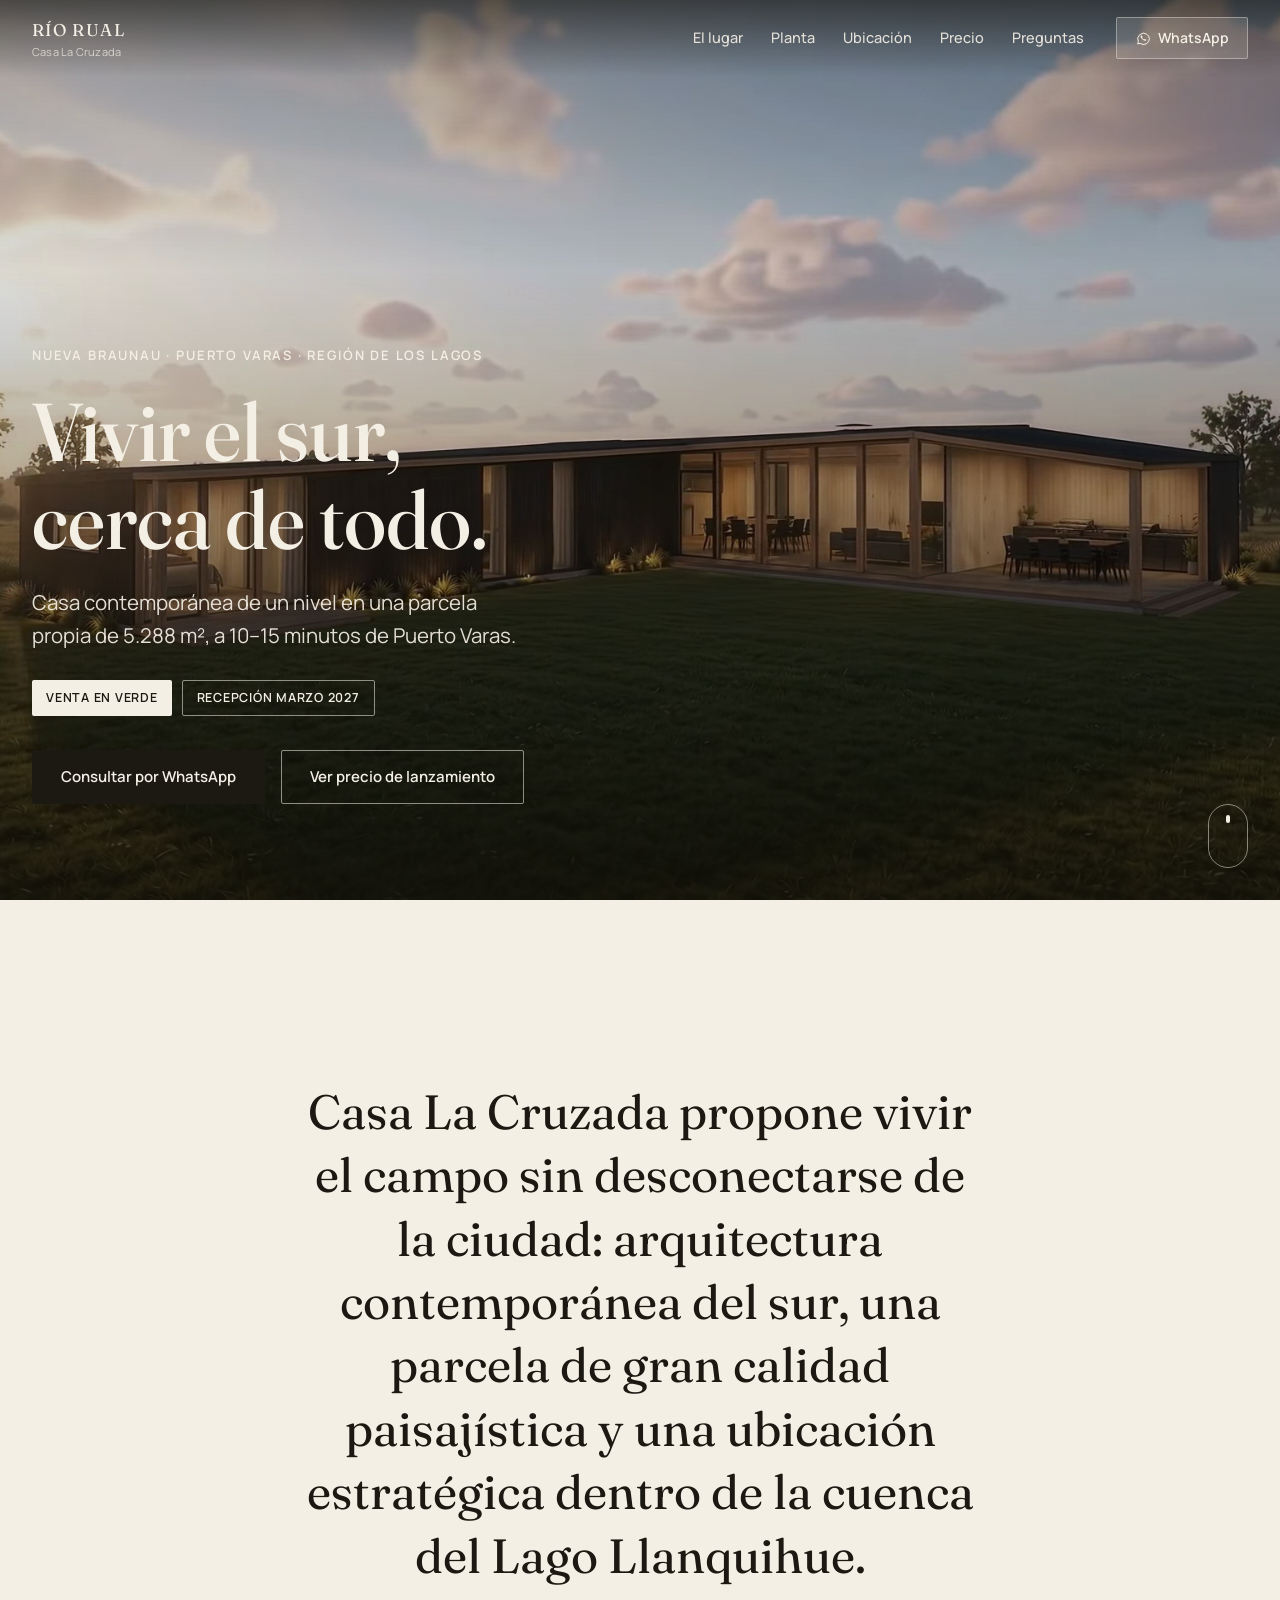
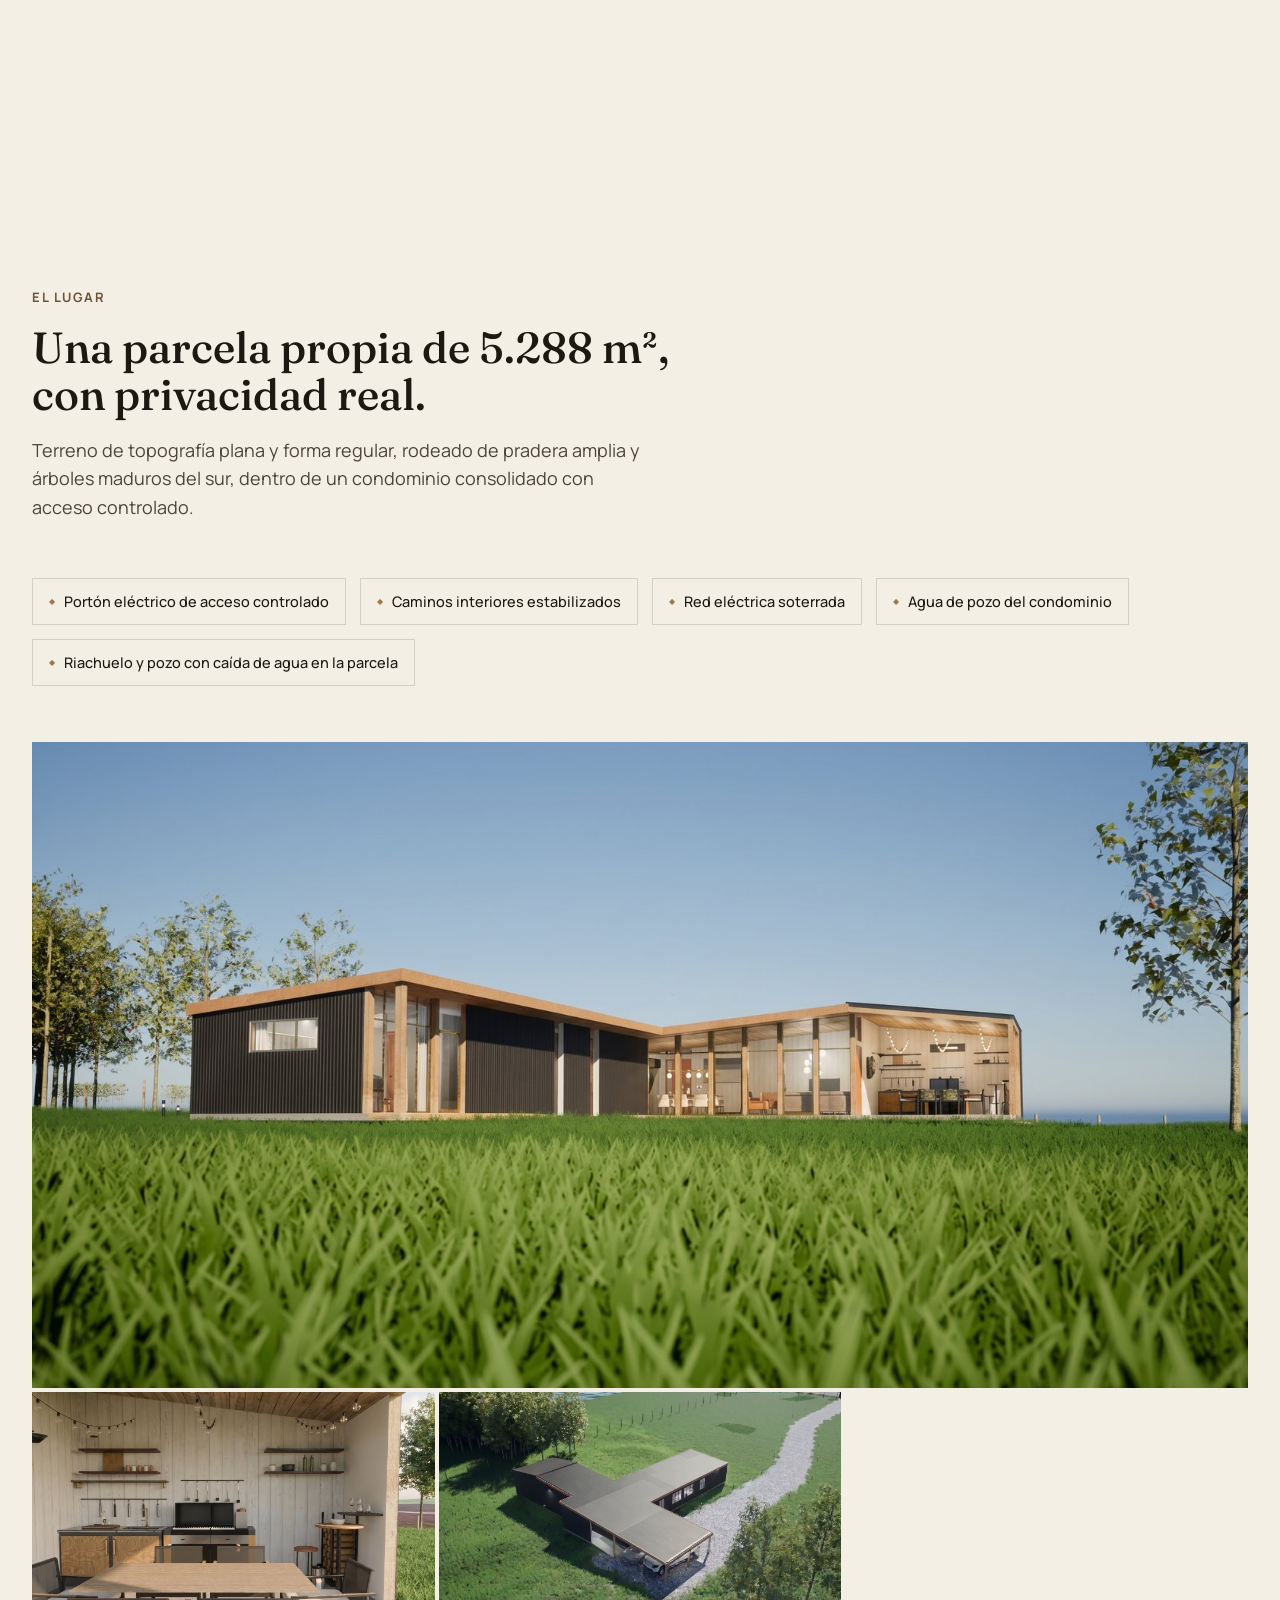
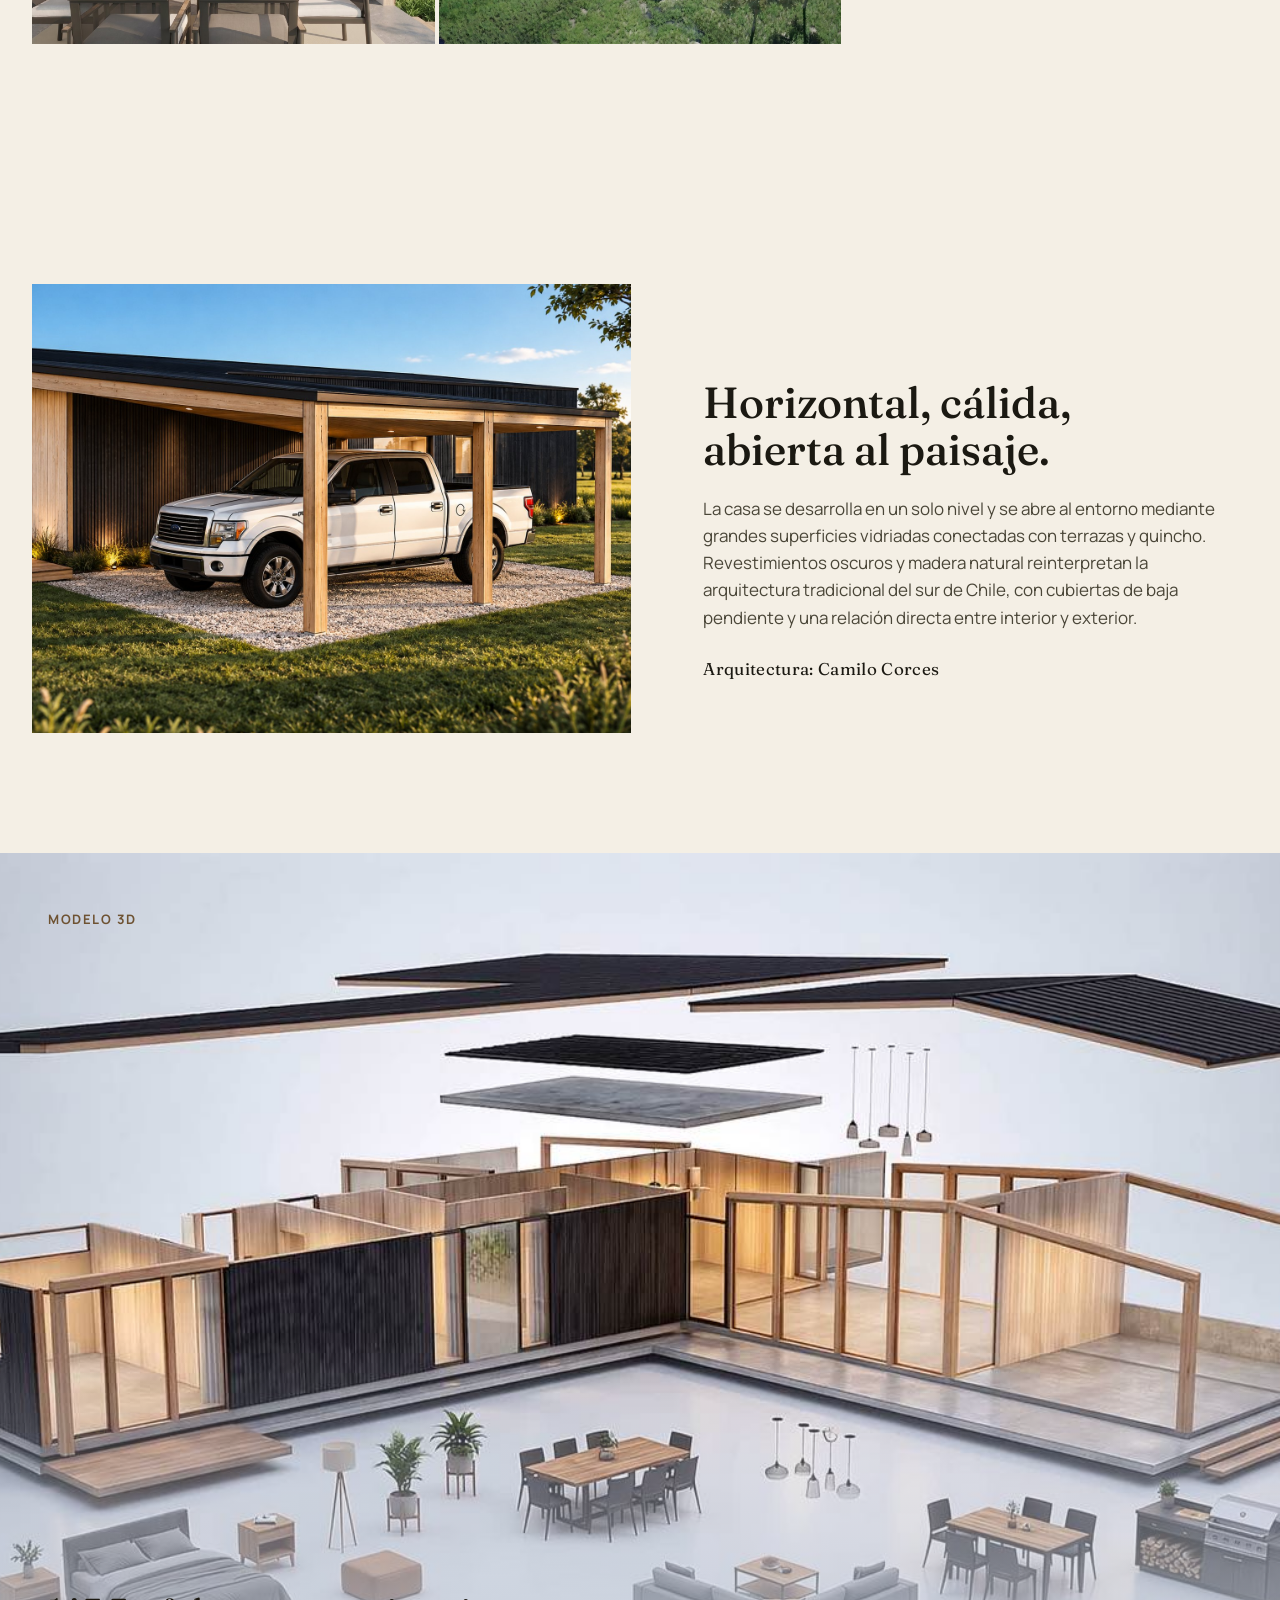
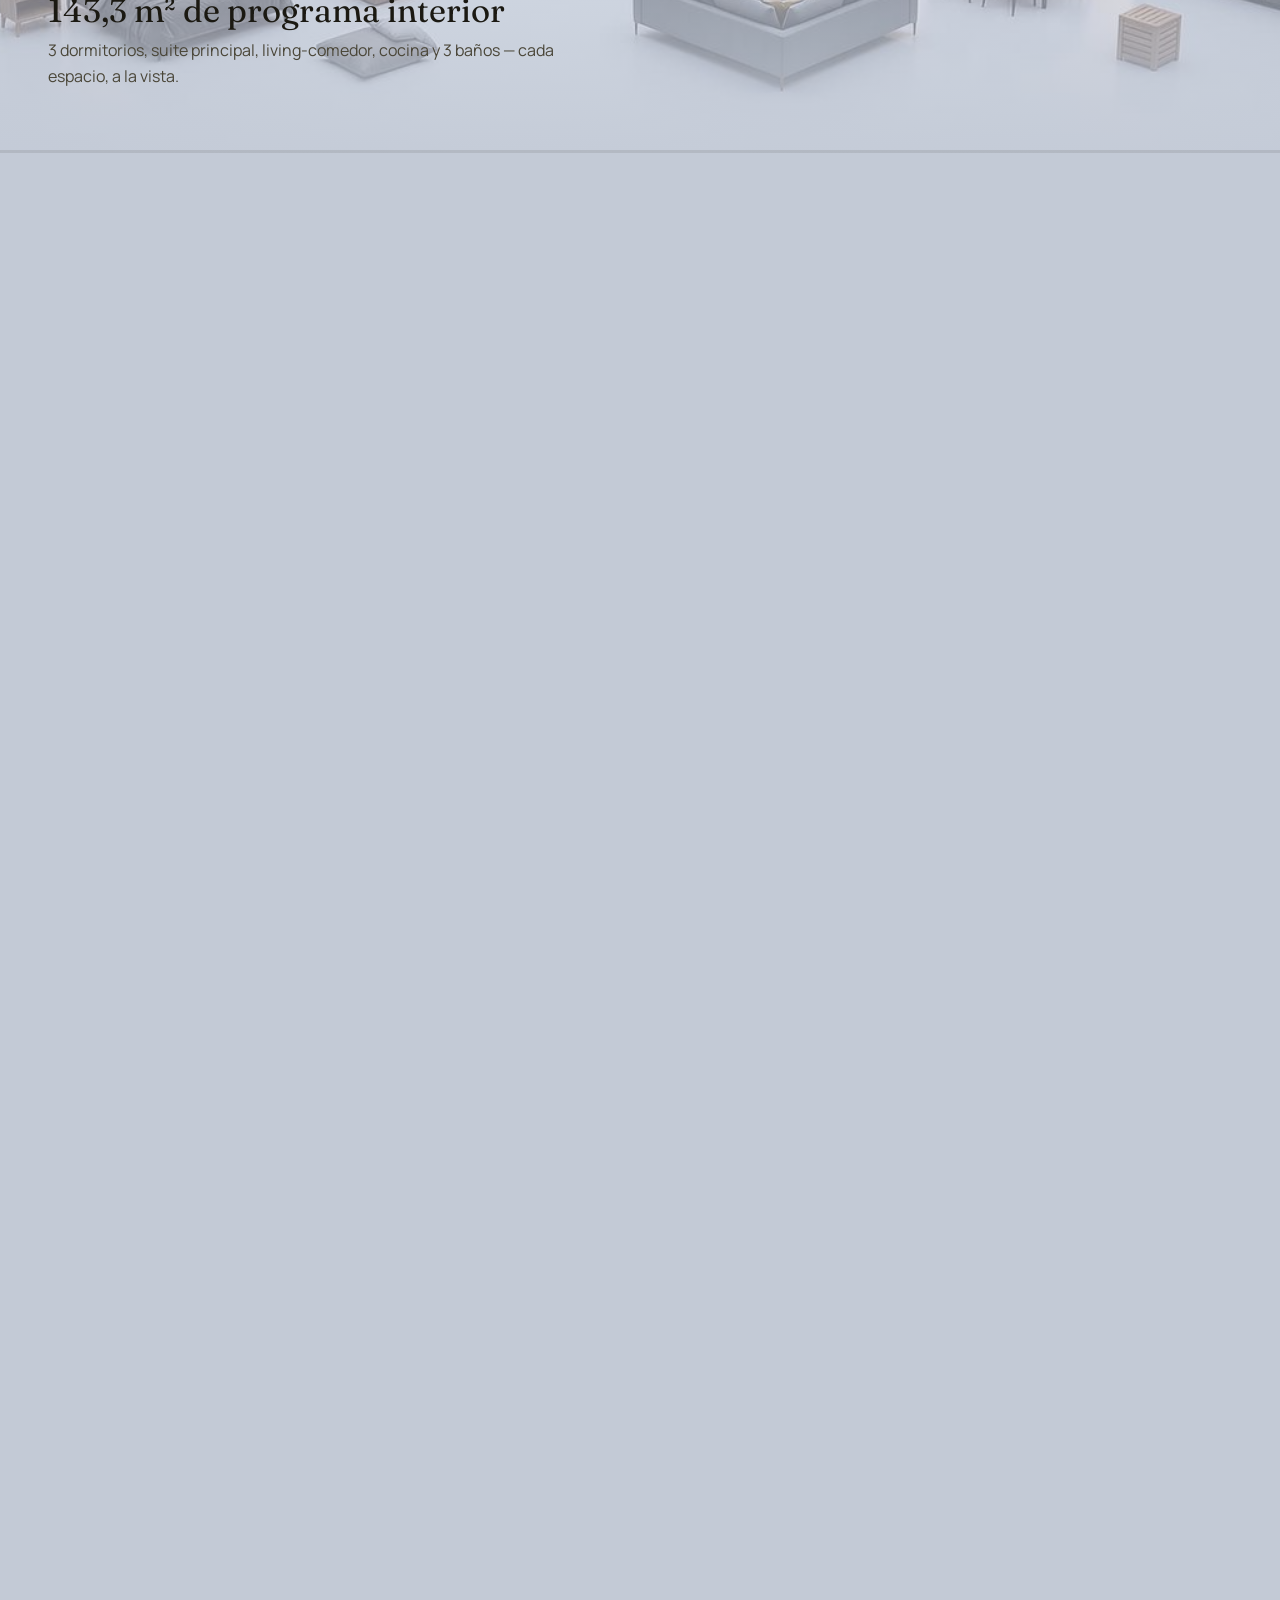
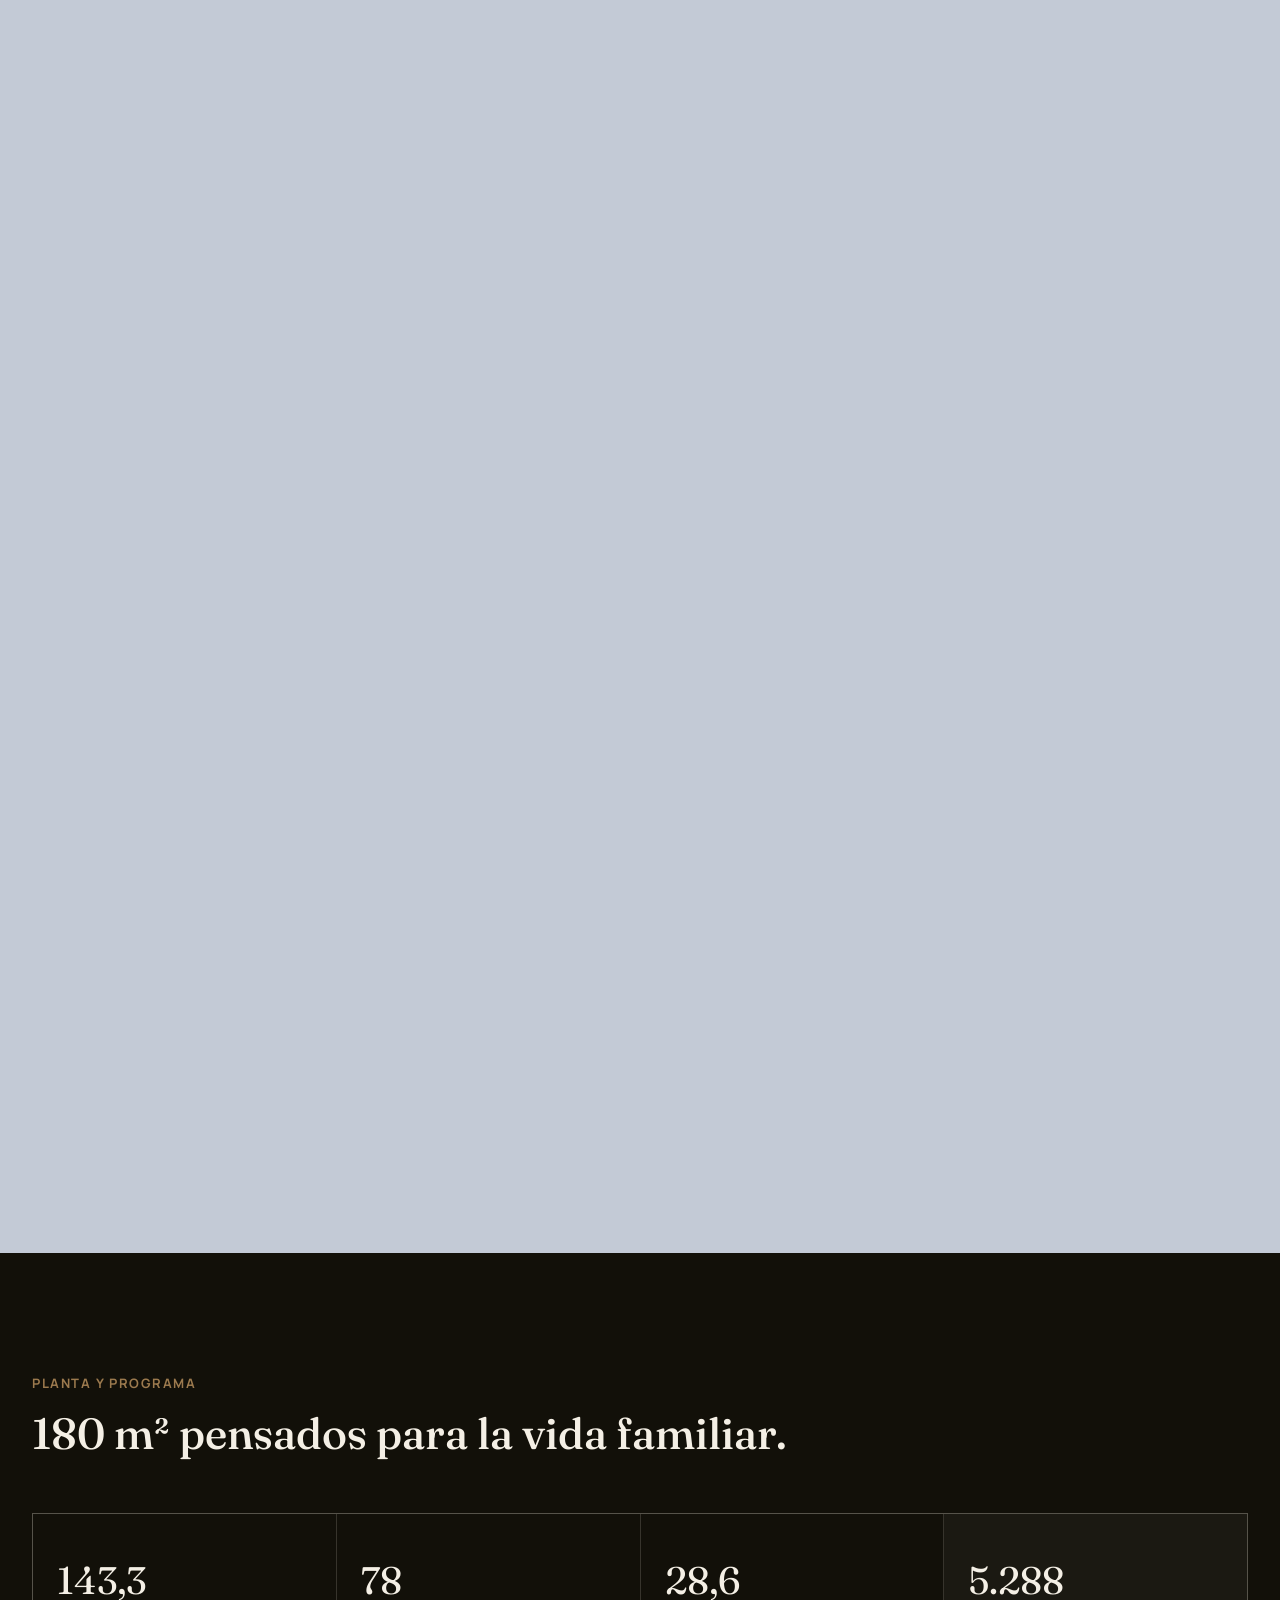
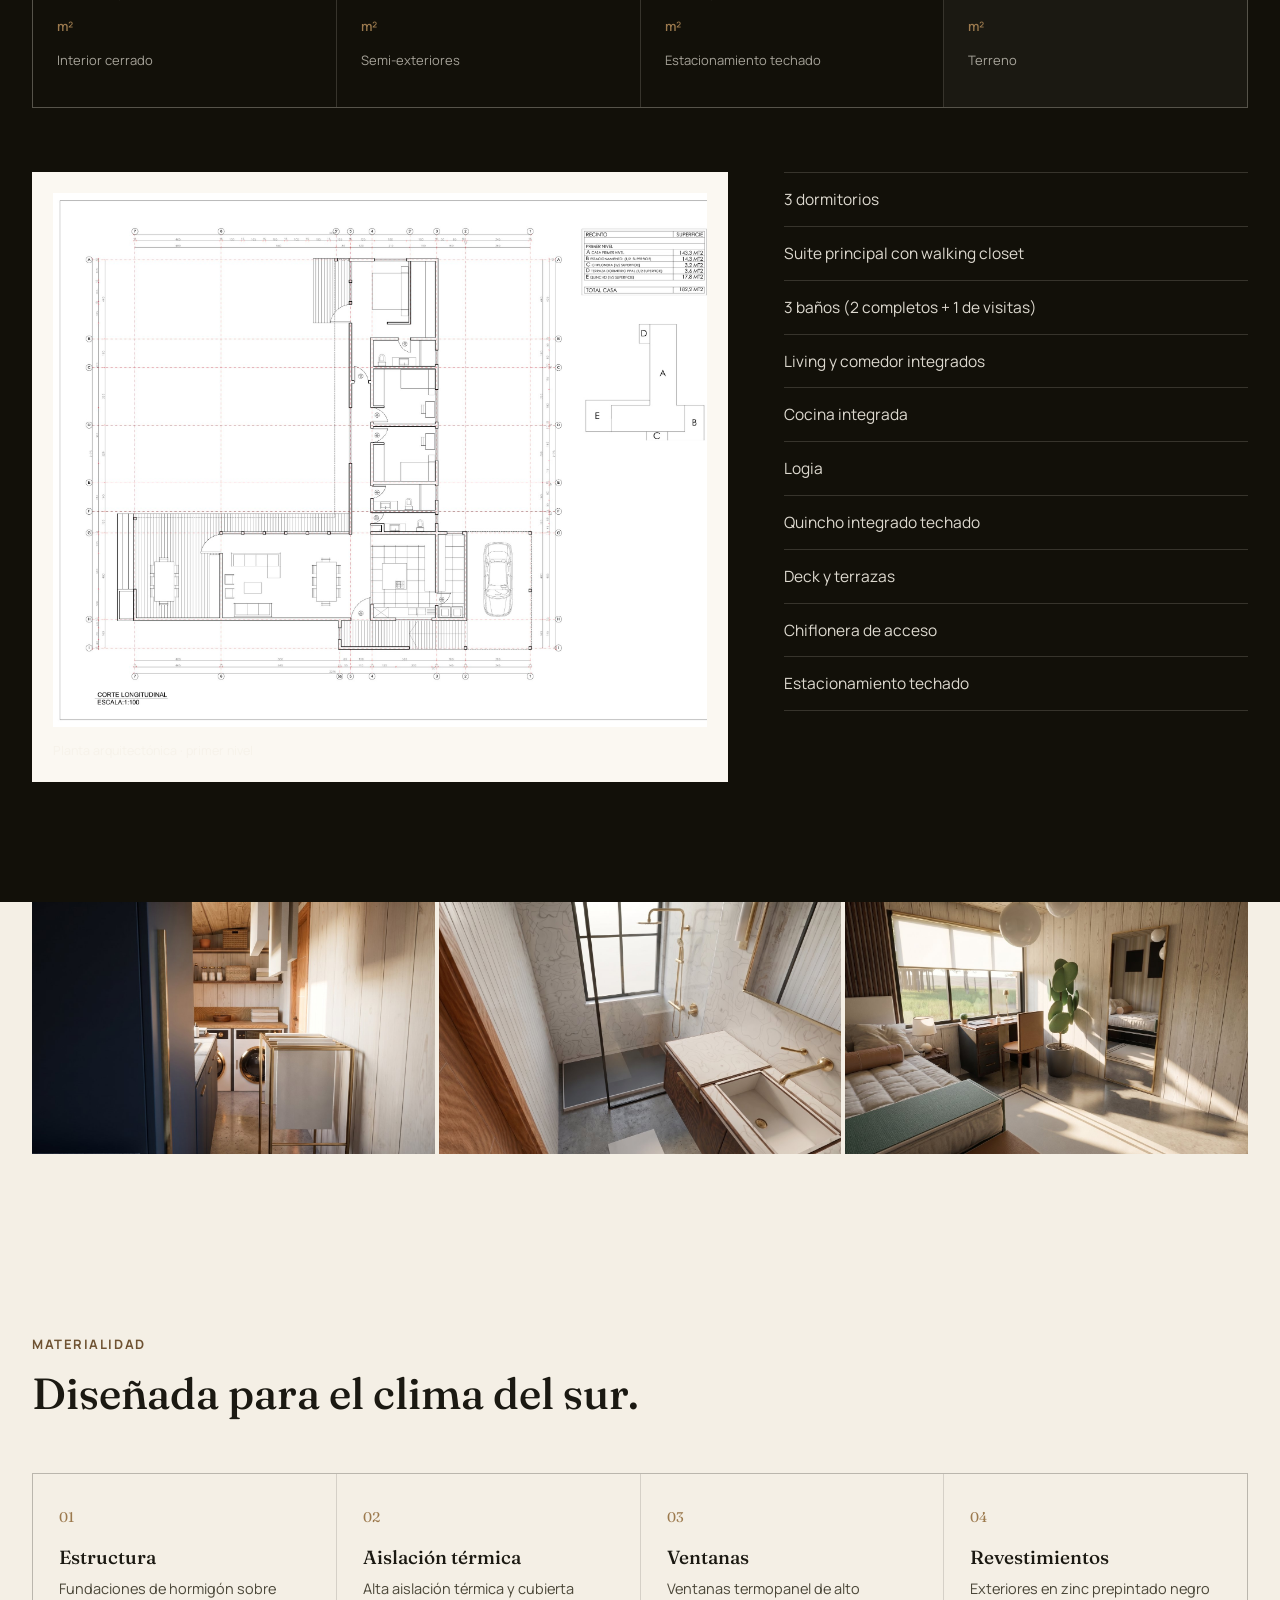
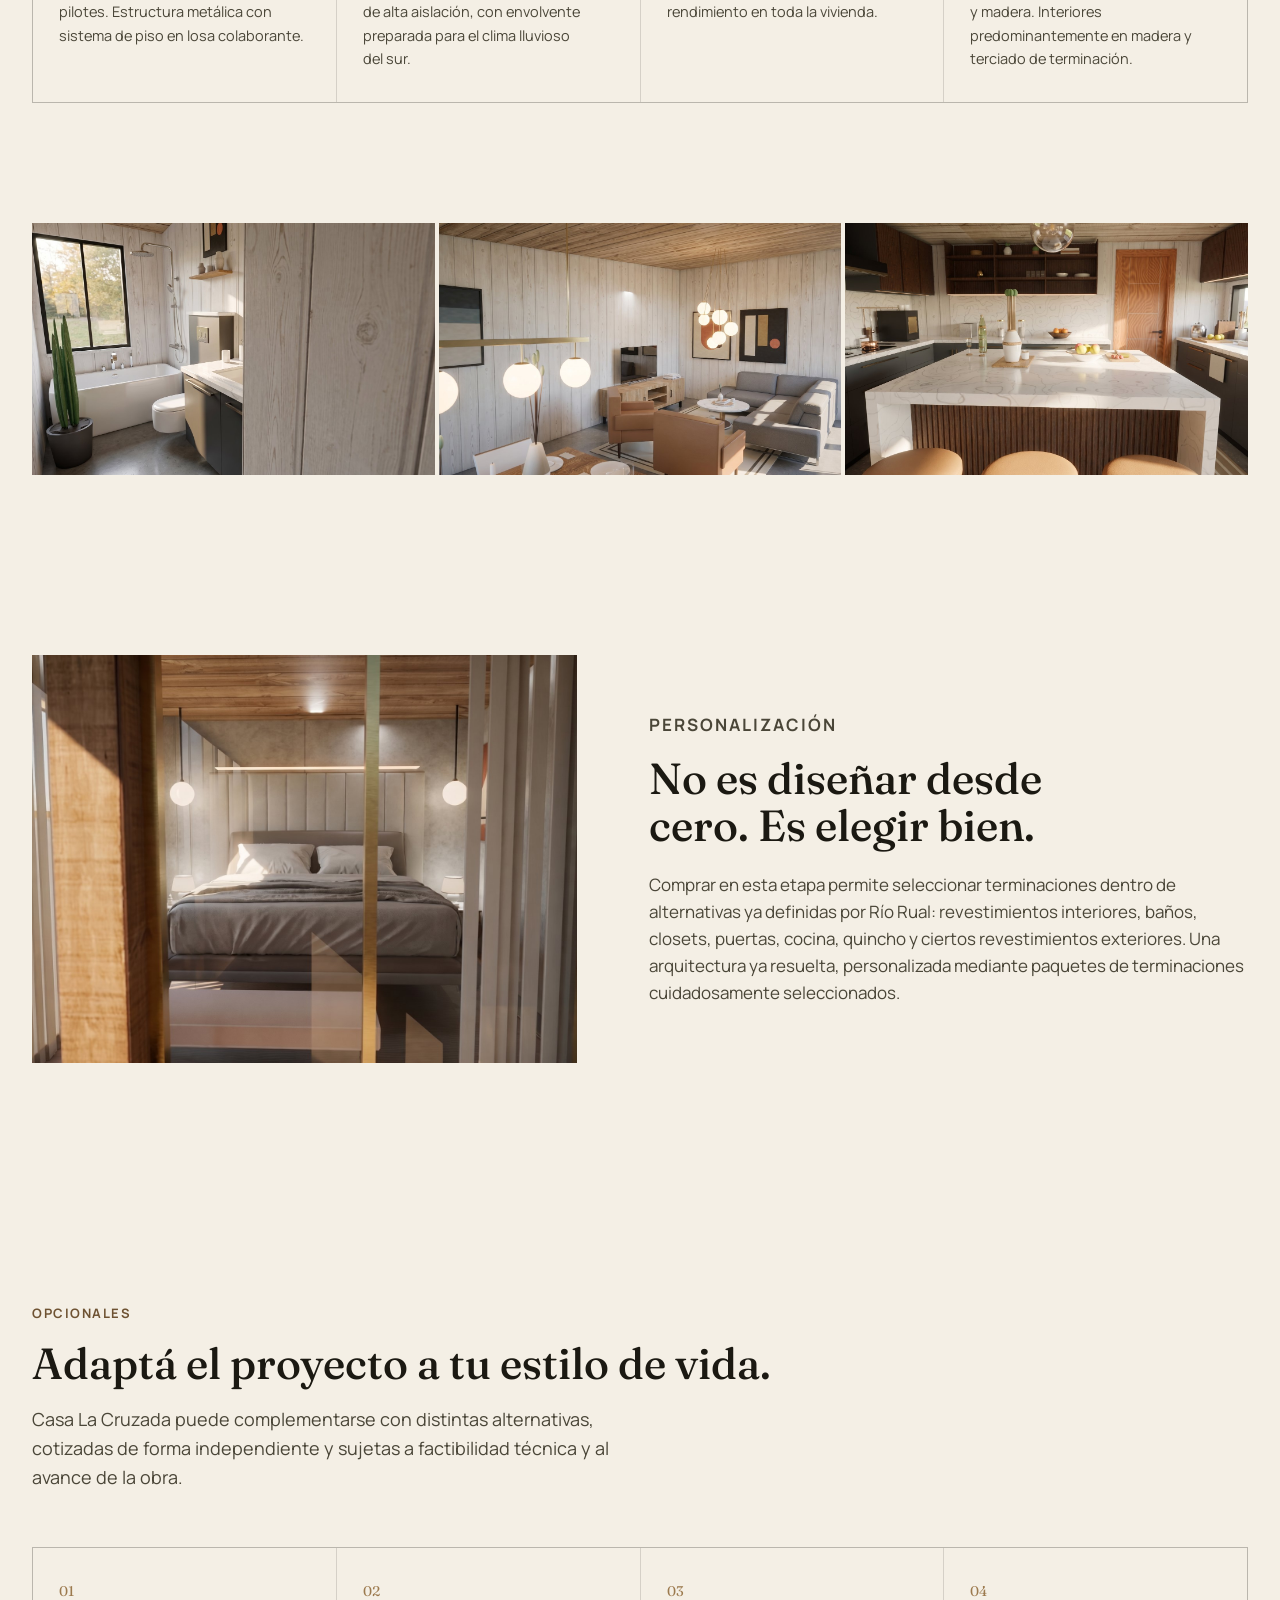
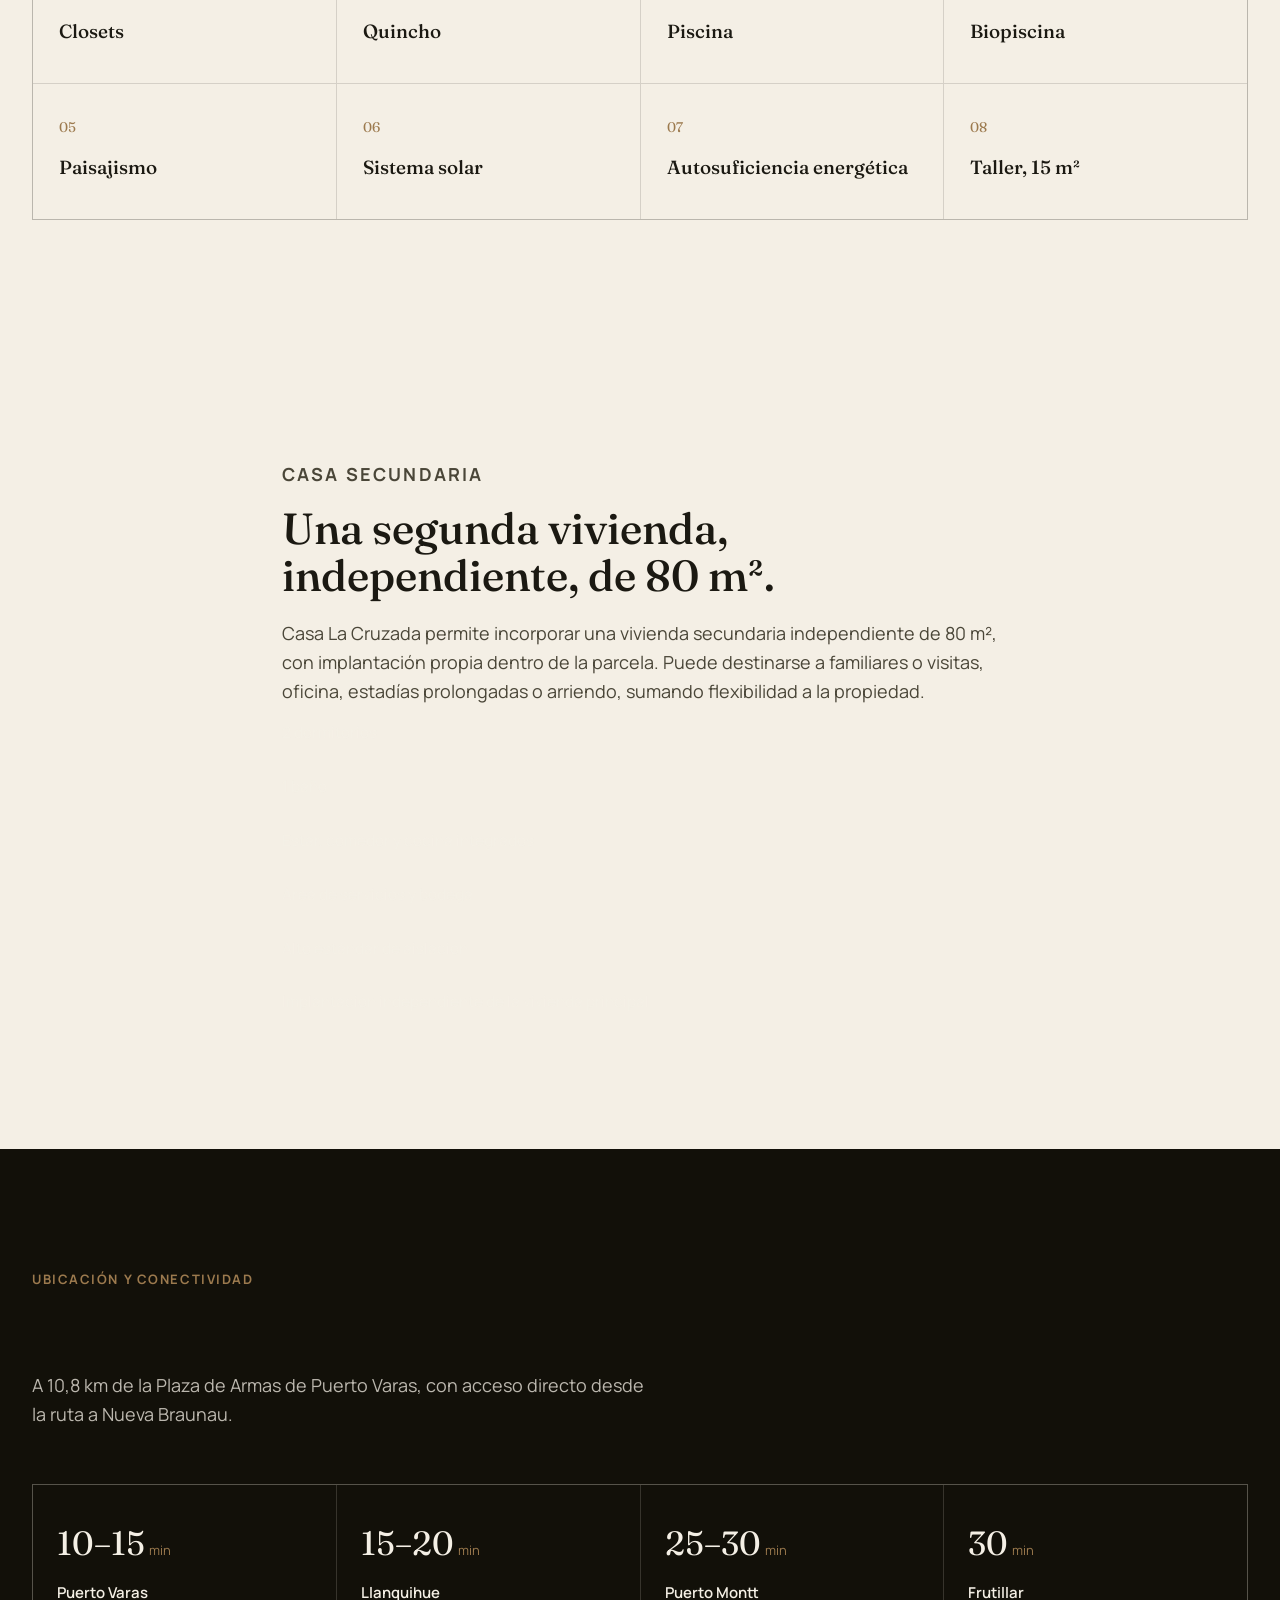
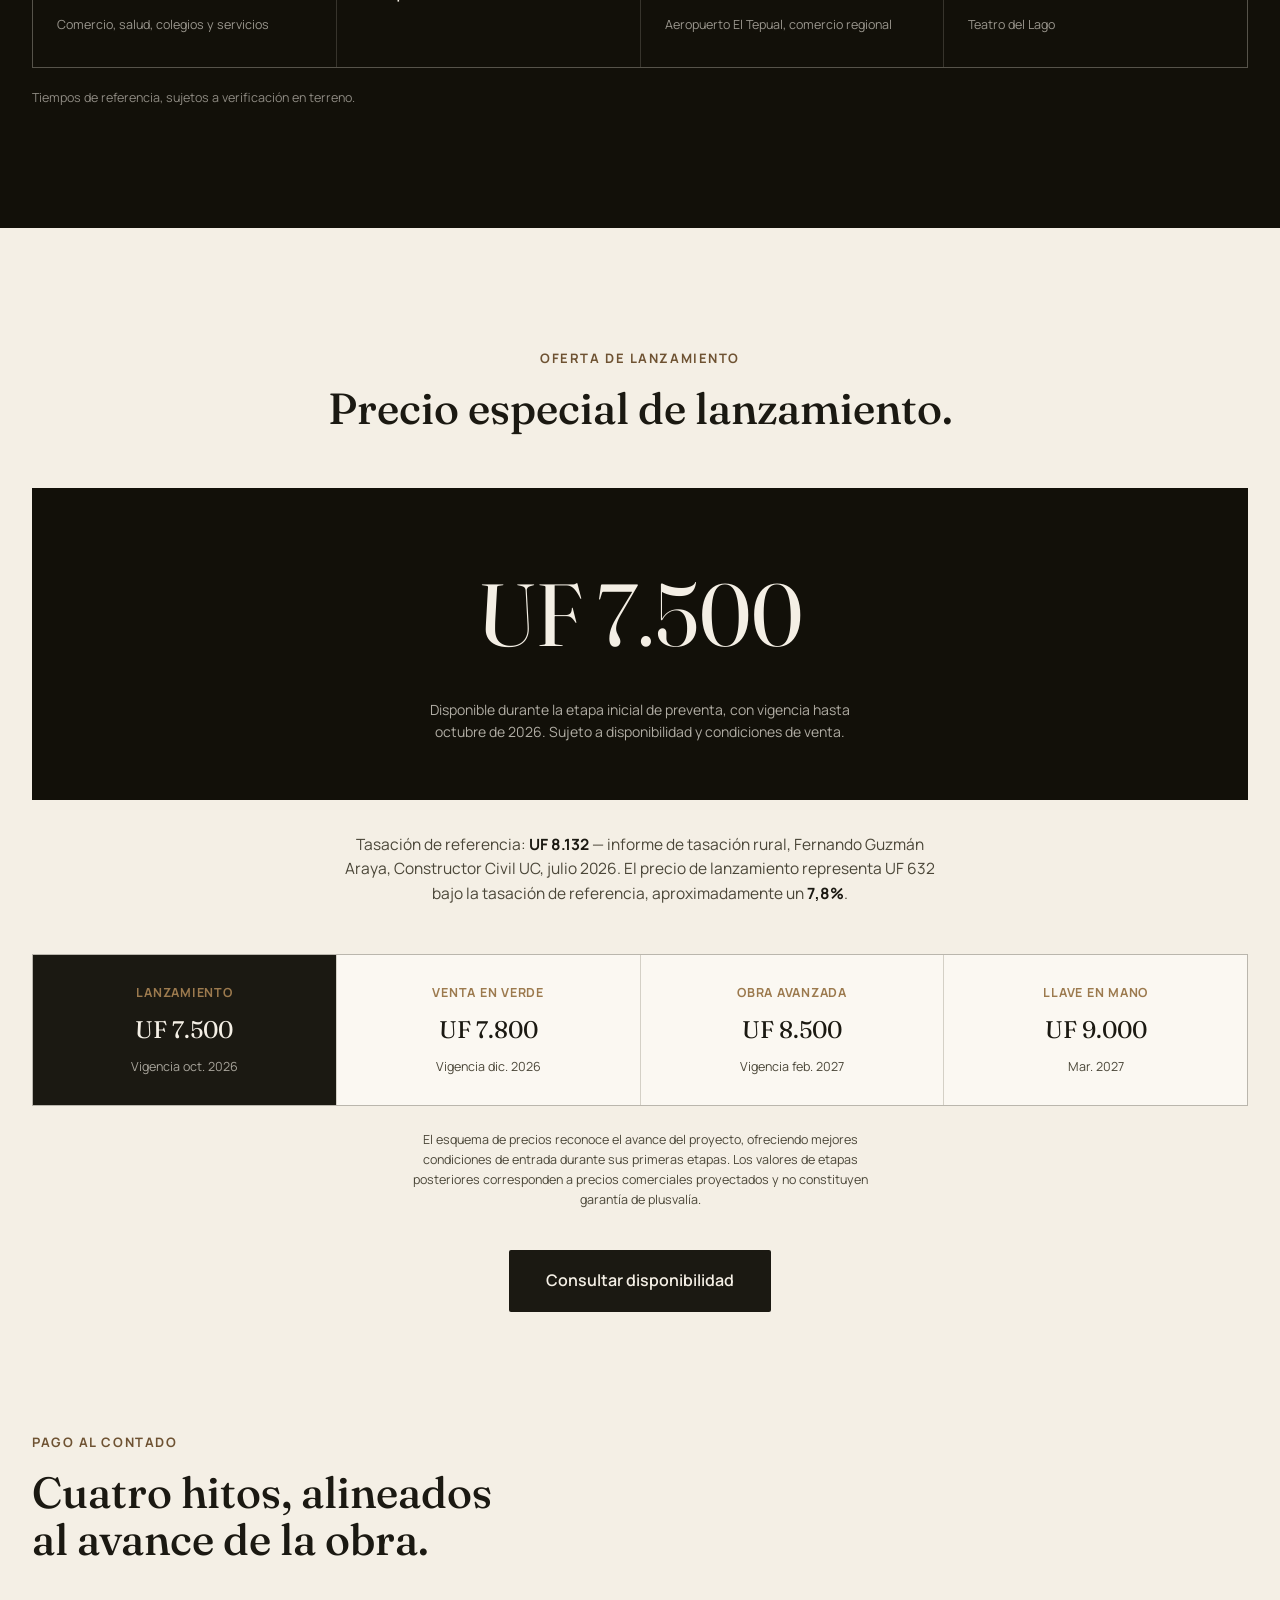
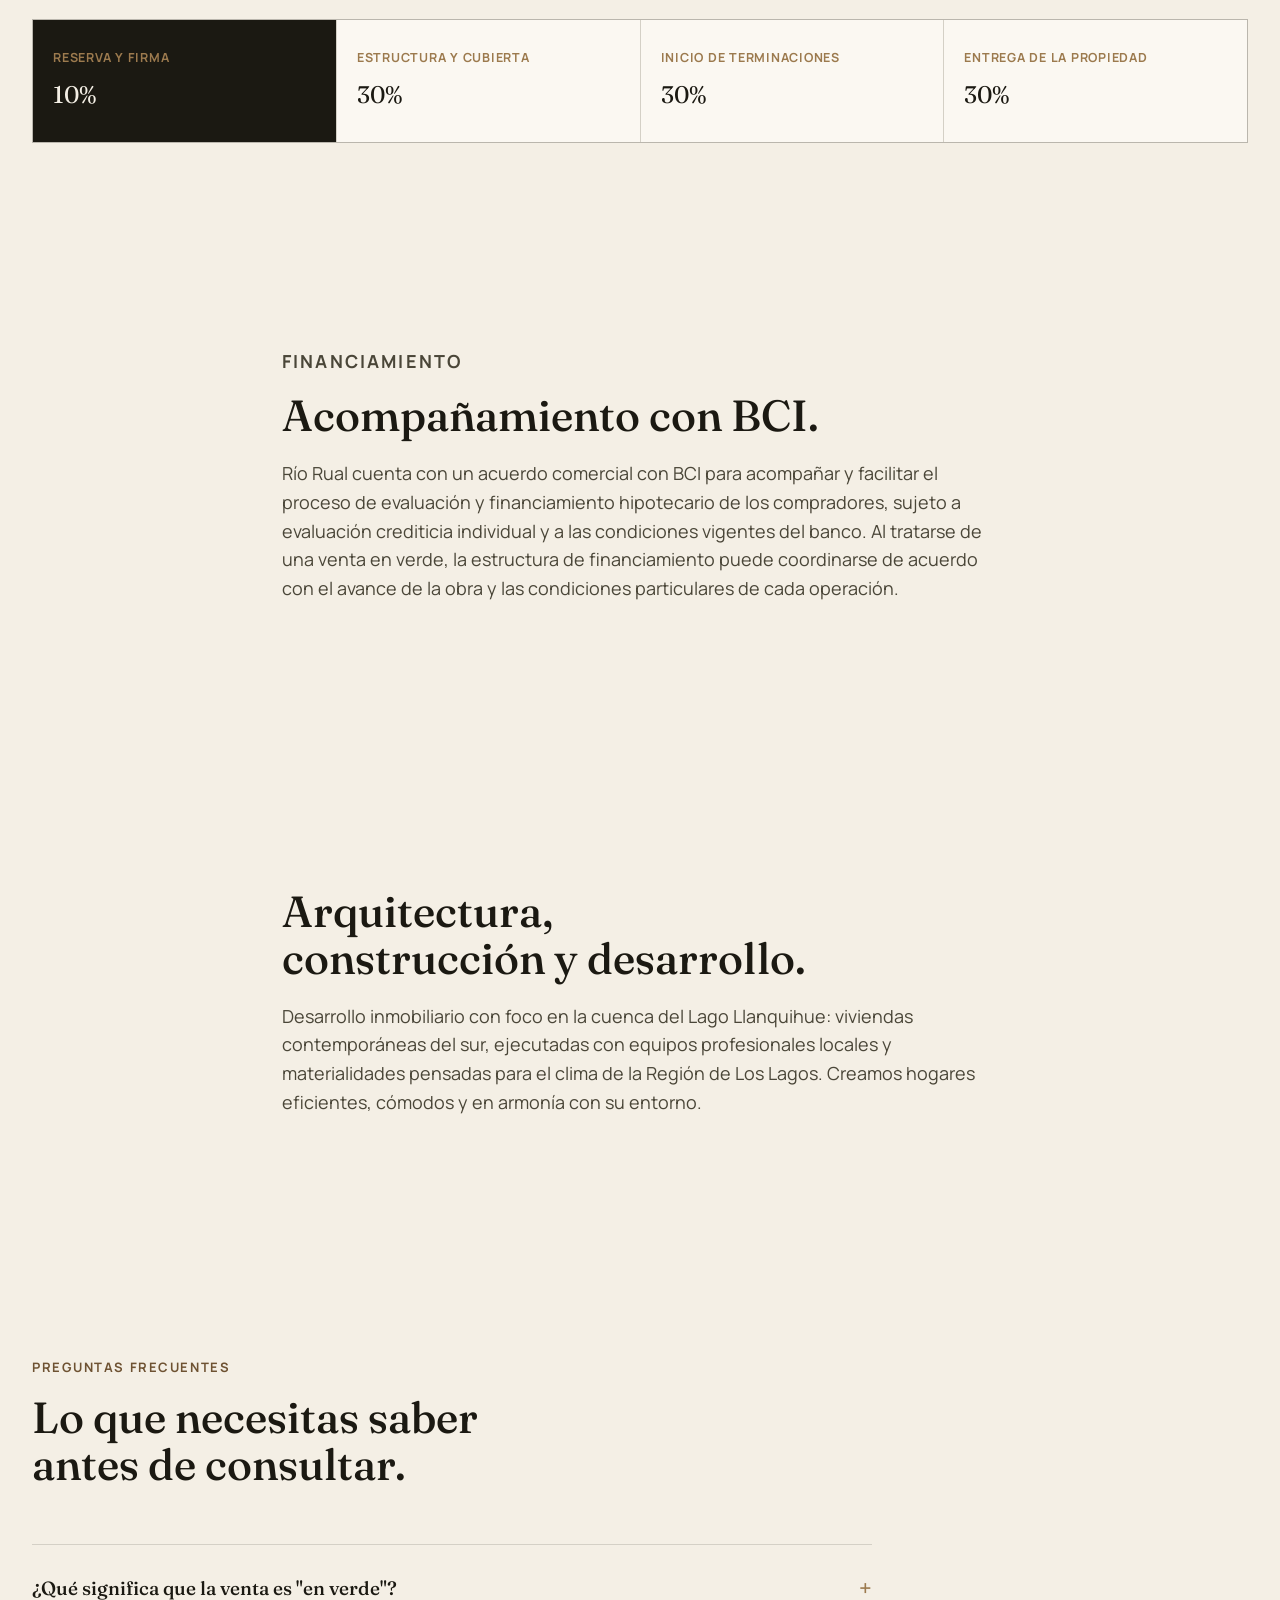
<file: index.html>
<!DOCTYPE html>
<html lang="es-CL">
<head>
<meta charset="UTF-8">
<meta name="viewport" content="width=device-width, initial-scale=1, viewport-fit=cover">
<title>Casa La Cruzada · Puerto Varas — Venta en verde | Río Rual</title>
<meta name="description" content="Casa contemporánea de un nivel en parcela propia de 5.288 m², Nueva Braunau, Puerto Varas. Venta en verde desde UF 7.500, lanzamiento hasta oct. 2026.">
<link rel="canonical" href="https://flesh-studio.github.io/casa-la-cruzada/">

<!-- Open Graph -->
<meta property="og:type" content="website">
<meta property="og:title" content="Casa La Cruzada · Puerto Varas — Venta en verde">
<meta property="og:description" content="Casa contemporánea de un nivel en parcela propia de 5.288 m², a 10–15 min de Puerto Varas. Lanzamiento desde UF 7.500.">
<meta property="og:image" content="https://flesh-studio.github.io/casa-la-cruzada/assets/img/hero.jpg">
<meta property="og:url" content="https://flesh-studio.github.io/casa-la-cruzada/">
<meta property="og:locale" content="es_CL">
<meta name="twitter:card" content="summary_large_image">
<meta name="twitter:title" content="Casa La Cruzada · Puerto Varas — Venta en verde">
<meta name="twitter:description" content="Casa contemporánea de un nivel en parcela propia de 5.288 m², a 10–15 min de Puerto Varas. Lanzamiento desde UF 7.500.">
<meta name="twitter:image" content="https://flesh-studio.github.io/casa-la-cruzada/assets/img/hero.jpg">

<link rel="icon" href="assets/img/favicon.svg" type="image/svg+xml">
<link rel="preconnect" href="https://fonts.googleapis.com">
<link rel="preconnect" href="https://fonts.gstatic.com" crossorigin>
<link href="https://fonts.googleapis.com/css2?family=Fraunces:opsz,wght@9..144,300;9..144,400;9..144,500;9..144,600&family=Manrope:wght@400;500;600;700&display=swap" rel="stylesheet">
<link rel="stylesheet" href="css/styles.css">

<script type="application/ld+json">
{
  "@context": "https://schema.org",
  "@type": "RealEstateListing",
  "name": "Casa La Cruzada",
  "description": "Casa contemporánea de un nivel en parcela propia de 5.288 m², Hacienda La Cruzada, Nueva Braunau, comuna de Puerto Varas.",
  "url": "https://flesh-studio.github.io/casa-la-cruzada/",
  "image": "https://flesh-studio.github.io/casa-la-cruzada/assets/img/hero.jpg",
  "address": {
    "@type": "PostalAddress",
    "addressLocality": "Nueva Braunau, Puerto Varas",
    "addressRegion": "Los Lagos",
    "addressCountry": "CL"
  },
  "offers": {
    "@type": "Offer",
    "priceCurrency": "CLF",
    "price": "7500",
    "availability": "https://schema.org/InStock"
  }
}
</script>
<script type="application/ld+json">
{
  "@context": "https://schema.org",
  "@type": "FAQPage",
  "mainEntity": [
    {
      "@type": "Question",
      "name": "¿Qué significa que la venta es \"en verde\"?",
      "acceptedAnswer": {
        "@type": "Answer",
        "text": "La casa está actualmente en construcción, con obra iniciada en julio de 2026. La compra se realiza sobre planos y renders del proyecto, antes de su recepción final."
      }
    },
    {
      "@type": "Question",
      "name": "¿Cuándo se entrega la vivienda?",
      "acceptedAnswer": {
        "@type": "Answer",
        "text": "La recepción está proyectada para marzo de 2027."
      }
    },
    {
      "@type": "Question",
      "name": "¿Hasta cuándo dura el precio de lanzamiento de UF 7.500?",
      "acceptedAnswer": {
        "@type": "Answer",
        "text": "Está disponible durante la etapa inicial de preventa, con vigencia hasta octubre de 2026, sujeto a disponibilidad y condiciones de venta."
      }
    },
    {
      "@type": "Question",
      "name": "¿Cómo se estructura el pago?",
      "acceptedAnswer": {
        "@type": "Answer",
        "text": "Al contado: 10% de reserva y firma, 30% al avance de estructura y cubierta, 30% al inicio de terminaciones y 30% a la entrega de la propiedad. Río Rual además cuenta con un acuerdo comercial con BCI para acompañar el financiamiento hipotecario, sujeto a evaluación crediticia individual."
      }
    },
    {
      "@type": "Question",
      "name": "¿Puedo elegir las terminaciones de mi casa?",
      "acceptedAnswer": {
        "@type": "Answer",
        "text": "Sí. Comprar en esta etapa permite personalizar revestimientos interiores, baños, closets, puertas, cocina, quincho y ciertos revestimientos exteriores, dentro de alternativas previamente definidas por Río Rual."
      }
    },
    {
      "@type": "Question",
      "name": "¿Qué servicios básicos tiene la parcelación?",
      "acceptedAnswer": {
        "@type": "Answer",
        "text": "El condominio cuenta con acceso controlado mediante portón eléctrico, caminos interiores estabilizados, red eléctrica soterrada y abastecimiento de agua por pozo propio del condominio."
      }
    },
    {
      "@type": "Question",
      "name": "¿Las fotos son reales o renders?",
      "acceptedAnswer": {
        "@type": "Answer",
        "text": "Las imágenes de la vivienda son renders fotorrealistas, fieles a los planos y al modelo 3D del proyecto. Una vez recibida la obra, en marzo de 2027, se realizará una sesión fotográfica y un recorrido virtual 360° de la vivienda terminada."
      }
    },
    {
      "@type": "Question",
      "name": "¿Los precios de las etapas siguientes están garantizados?",
      "acceptedAnswer": {
        "@type": "Answer",
        "text": "No. Los valores de venta en verde posterior, obra avanzada y llave en mano corresponden a precios comerciales proyectados por etapa, no a una garantía de plusvalía."
      }
    },
    {
      "@type": "Question",
      "name": "¿Cómo consulto o agendo una visita a la parcela?",
      "acceptedAnswer": {
        "@type": "Answer",
        "text": "Escríbenos por WhatsApp al +56 9 9895 6549 o al correo casalacruzada@riorual.cl y coordinamos una visita al terreno."
      }
    }
  ]
}
</script>
</head>
<body>

<a class="skip-link" href="#main">Saltar al contenido</a>

<header class="nav" id="nav">
  <div class="nav__inner">
    <a href="#top" class="nav__brand">
      <span class="nav__brand-line1">RÍO RUAL</span>
      <span class="nav__brand-line2">Casa La Cruzada</span>
    </a>
    <nav class="nav__links" aria-label="Navegación principal">
      <a href="#lugar">El lugar</a>
      <a href="#planta">Planta</a>
      <a href="#ubicacion">Ubicación</a>
      <a href="#precio">Precio</a>
      <a href="#faq">Preguntas</a>
    </nav>
    <a class="nav__cta" href="https://wa.me/56998956549?text=Hola%2C%20quiero%20m%C3%A1s%20informaci%C3%B3n%20sobre%20Casa%20La%20Cruzada" target="_blank" rel="noopener">
      <svg width="16" height="16" viewBox="0 0 24 24" fill="none" aria-hidden="true"><path d="M17.6 6.3A8.7 8.7 0 0 0 5 17.4L4 21l3.7-1a8.7 8.7 0 0 0 13.9-6.9 8.7 8.7 0 0 0-4-6.8Z" stroke="currentColor" stroke-width="1.5"/><path d="M9 8.6c.2-.4.4-.4.6-.4h.5c.2 0 .4 0 .5.4l.6 1.6c.1.2 0 .4-.1.5l-.5.6c-.1.2-.1.3 0 .5.3.6 1.5 2 2.7 2.4.2.1.3.1.5 0l.6-.6c.1-.2.3-.2.5-.1l1.5.7c.2.1.3.3.3.5v.5c0 .5-.5 1-1 1-2.6 0-6.6-2.6-7.5-6-.1-.6.1-1.4.3-1.6Z" fill="currentColor"/></svg>
      WhatsApp
    </a>
    <button class="nav__toggle" id="navToggle" aria-label="Abrir menú" aria-expanded="false" aria-controls="mobileMenu">
      <span></span><span></span>
    </button>
  </div>

  <div class="mobile-menu" id="mobileMenu">
    <nav class="mobile-menu__links" aria-label="Navegación móvil">
      <a href="#lugar">El lugar</a>
      <a href="#planta">Planta</a>
      <a href="#ubicacion">Ubicación</a>
      <a href="#precio">Precio</a>
      <a href="#faq">Preguntas</a>
      <a href="#contacto">Contacto</a>
    </nav>
    <a class="mobile-menu__cta" href="https://wa.me/56998956549?text=Hola%2C%20quiero%20m%C3%A1s%20informaci%C3%B3n%20sobre%20Casa%20La%20Cruzada" target="_blank" rel="noopener">Consultar por WhatsApp</a>
  </div>
</header>

<main id="main">

  <!-- HERO -->
  <section class="hero" id="top">
    <div class="hero__media">
      <video class="hero__video" id="heroVideo" autoplay muted loop playsinline preload="auto" poster="assets/img/hero-poster.jpg" aria-hidden="true">
        <source media="(max-width: 720px)" src="assets/video/hero-sm.webm" type="video/webm">
        <source media="(max-width: 720px)" src="assets/video/hero-sm.mp4" type="video/mp4">
        <source src="assets/video/hero.webm" type="video/webm">
        <source src="assets/video/hero.mp4" type="video/mp4">
        <img src="assets/img/hero.jpg" alt="Casa La Cruzada al atardecer, vista aérea integrada al paisaje de Nueva Braunau, Puerto Varas" width="1870" height="841" fetchpriority="high">
      </video>
    </div>
    <div class="hero__scrim"></div>
    <div class="hero__content">
      <p class="eyebrow reveal-up">Nueva Braunau · Puerto Varas · Región de Los Lagos</p>
      <h1 class="hero__title reveal-up" data-delay="1">Vivir el sur,<br>cerca de todo.</h1>
      <p class="hero__subtitle reveal-up" data-delay="2">Casa contemporánea de un nivel en una parcela propia de 5.288&nbsp;m², a 10–15 minutos de Puerto Varas.</p>
      <div class="hero__badges reveal-up" data-delay="3">
        <span class="badge">Venta en verde</span>
        <span class="badge badge--outline">Recepción marzo 2027</span>
      </div>
      <div class="hero__actions reveal-up" data-delay="4">
        <a class="btn btn--primary" href="https://wa.me/56998956549?text=Hola%2C%20quiero%20m%C3%A1s%20informaci%C3%B3n%20sobre%20Casa%20La%20Cruzada" target="_blank" rel="noopener">Consultar por WhatsApp</a>
        <a class="btn btn--ghost" href="#precio">Ver precio de lanzamiento</a>
      </div>
    </div>
    <a href="#concepto" class="hero__scroll" aria-label="Bajar a la siguiente sección">
      <span></span>
    </a>
  </section>

  <!-- TAGLINE REVEAL -->
  <section class="tagline" id="concepto">
    <p class="tagline__text" data-word-reveal>Casa La Cruzada propone vivir el campo sin desconectarse de la ciudad: arquitectura contemporánea del sur, una parcela de gran calidad paisajística y una ubicación estratégica dentro de la cuenca del Lago Llanquihue.</p>
  </section>

  <!-- EL LUGAR -->
  <section class="section" id="lugar">
    <div class="section__head">
      <p class="kicker reveal-up">El lugar</p>
      <h2 class="reveal-up" data-delay="1">Una parcela propia de 5.288&nbsp;m²,<br>con privacidad real.</h2>
      <p class="section__lede reveal-up" data-delay="2">Terreno de topografía plana y forma regular, rodeado de pradera amplia y árboles maduros del sur, dentro de un condominio consolidado con acceso controlado.</p>
    </div>

    <div class="fact-strip reveal-up">
      <div class="fact"><span class="fact__icon" aria-hidden="true">◆</span>Portón eléctrico de acceso controlado</div>
      <div class="fact"><span class="fact__icon" aria-hidden="true">◆</span>Caminos interiores estabilizados</div>
      <div class="fact"><span class="fact__icon" aria-hidden="true">◆</span>Red eléctrica soterrada</div>
      <div class="fact"><span class="fact__icon" aria-hidden="true">◆</span>Agua de pozo del condominio</div>
      <div class="fact"><span class="fact__icon" aria-hidden="true">◆</span>Riachuelo y pozo con caída de agua en la parcela</div>
    </div>

    <div class="gallery">
      <figure class="gallery__item gallery__item--wide reveal-up">
        <img src="assets/img/gal-atardecer.jpg" loading="lazy" alt="Vista general de Casa La Cruzada, integrada al paisaje de la parcela" width="1600" height="850">
        <figcaption>Render fotorrealista · fiel a planos y modelo del proyecto</figcaption>
      </figure>
      <figure class="gallery__item reveal-up">
        <img src="assets/img/gal-terraza.jpg" loading="lazy" alt="Quincho integrado y techado, con parrilla y mesa exterior" width="1400" height="875">
        <figcaption>Quincho integrado y techado</figcaption>
      </figure>
      <figure class="gallery__item reveal-up">
        <img src="assets/img/gal-ingreso.jpg" loading="lazy" alt="Vista aérea del acceso, carport y estacionamiento de Casa La Cruzada" width="1400" height="875">
        <figcaption>Acceso y carport, vista aérea</figcaption>
      </figure>
    </div>
  </section>

  <!-- ARQUITECTURA -->
  <section class="section section--split">
    <div class="split__media reveal-up">
      <img src="assets/img/gal-carport.jpg" loading="lazy" alt="Carport y pérgola de madera de Casa La Cruzada al atardecer" width="1426" height="1103">
    </div>
    <div class="split__text">
      <p class="kicker reveal-up">Arquitectura</p>
      <h2 class="reveal-up" data-delay="1">Horizontal, cálida, abierta al paisaje.</h2>
      <p class="reveal-up" data-delay="2">La casa se desarrolla en un solo nivel y se abre al entorno mediante grandes superficies vidriadas conectadas con terrazas y quincho. Revestimientos oscuros y madera natural reinterpretan la arquitectura tradicional del sur de Chile, con cubiertas de baja pendiente y una relación directa entre interior y exterior.</p>
      <p class="architect-credit reveal-up" data-delay="3">Arquitectura: Camilo Corces</p>
    </div>
  </section>

  <!-- MODELO 3D — DESPIECE CONSTRUCTIVO (scroll-scrubbing) -->
  <section class="explode" id="despiece" aria-label="Recorrido 3D: del despiece constructivo a la casa terminada, capa por capa">
    <div class="explode__sticky">
      <canvas class="explode__canvas" id="explodeCanvas" width="1280" height="720" aria-hidden="true"></canvas>

      <div class="explode__loader" id="explodeLoader">
        <span class="explode__spinner" aria-hidden="true"></span>
        <span>Cargando modelo 3D…</span>
      </div>

      <div class="explode__scrim" aria-hidden="true"></div>

      <p class="explode__eyebrow">Modelo 3D</p>

      <div class="explode__caption is-active" data-stage="0">
        <h3>143,3&nbsp;m² de programa interior</h3>
        <p>3 dormitorios, suite principal, living-comedor, cocina y 3 baños — cada espacio, a la vista.</p>
      </div>
      <div class="explode__caption" data-stage="1">
        <h3>Muros, ventanas y cerramientos</h3>
        <p>Cada elemento constructivo se despliega de forma independiente, fiel al modelo del proyecto.</p>
      </div>
      <div class="explode__caption" data-stage="2">
        <h3>Cubierta y estructura, en capas</h3>
        <p>El techo desciende y se ensambla nivel por nivel, hasta cerrar cada plano de la cubierta.</p>
      </div>
      <div class="explode__caption" data-stage="3">
        <h3>Así es Casa La Cruzada, terminada.</h3>
      </div>

      <div class="explode__progress" aria-hidden="true"><span class="explode__progress-bar" id="explodeProgressBar"></span></div>
    </div>
  </section>

  <!-- PLANTA Y PROGRAMA -->
  <section class="section section--dark" id="planta">
    <div class="section__head">
      <p class="kicker reveal-up">Planta y programa</p>
      <h2 class="reveal-up" data-delay="1">180&nbsp;m² pensados para la vida familiar.</h2>
    </div>

    <div class="stats reveal-up">
      <div class="stat">
        <span class="stat__num">143,3</span>
        <span class="stat__unit">m²</span>
        <span class="stat__label">Interior cerrado</span>
      </div>
      <div class="stat">
        <span class="stat__num">78</span>
        <span class="stat__unit">m²</span>
        <span class="stat__label">Semi-exteriores</span>
      </div>
      <div class="stat">
        <span class="stat__num">28,6</span>
        <span class="stat__unit">m²</span>
        <span class="stat__label">Estacionamiento techado</span>
      </div>
      <div class="stat stat--accent">
        <span class="stat__num">5.288</span>
        <span class="stat__unit">m²</span>
        <span class="stat__label">Terreno</span>
      </div>
    </div>

    <div class="plan-grid">
      <figure class="plan-grid__image reveal-up">
        <img src="assets/img/floor-plan.jpg" loading="lazy" alt="Planta arquitectónica de Casa La Cruzada, primer nivel" width="2200" height="1798">
        <figcaption>Planta arquitectónica · primer nivel</figcaption>
      </figure>
      <ul class="programa reveal-up">
        <li>3 dormitorios</li>
        <li>Suite principal con walking closet</li>
        <li>3 baños (2 completos + 1 de visitas)</li>
        <li>Living y comedor integrados</li>
        <li>Cocina integrada</li>
        <li>Logia</li>
        <li>Quincho integrado techado</li>
        <li>Deck y terrazas</li>
        <li>Chiflonera de acceso</li>
        <li>Estacionamiento techado</li>
      </ul>
    </div>
  </section>

  <!-- DORMITORIOS Y BAÑOS -->
  <section class="section section--tight">
    <div class="gallery">
      <figure class="gallery__item reveal-up">
        <img src="assets/img/gal-logia.jpg" loading="lazy" alt="Logia de Casa La Cruzada, con lavadora y secadora" width="1400" height="875">
        <figcaption>Logia integrada</figcaption>
      </figure>
      <figure class="gallery__item reveal-up">
        <img src="assets/img/gal-dormitorio2.jpg" loading="lazy" alt="Dormitorio secundario de Casa La Cruzada, con vista al parque" width="1400" height="875">
        <figcaption>Dormitorio secundario</figcaption>
      </figure>
      <figure class="gallery__item reveal-up">
        <img src="assets/img/gal-bano.jpg" loading="lazy" alt="Baño de Casa La Cruzada, con doble vanitorio y ducha" width="1400" height="875">
        <figcaption>Baño, con doble vanitorio</figcaption>
      </figure>
    </div>
  </section>

  <!-- DISEÑADA PARA EL SUR -->
  <section class="section">
    <div class="section__head">
      <p class="kicker reveal-up">Materialidad</p>
      <h2 class="reveal-up" data-delay="1">Diseñada para el clima del sur.</h2>
    </div>
    <div class="cards">
      <div class="card reveal-up">
        <span class="card__num">01</span>
        <h3>Estructura</h3>
        <p>Fundaciones de hormigón sobre pilotes. Estructura metálica con sistema de piso en losa colaborante.</p>
      </div>
      <div class="card reveal-up">
        <span class="card__num">02</span>
        <h3>Aislación térmica</h3>
        <p>Alta aislación térmica y cubierta de alta aislación, con envolvente preparada para el clima lluvioso del sur.</p>
      </div>
      <div class="card reveal-up">
        <span class="card__num">03</span>
        <h3>Ventanas</h3>
        <p>Ventanas termopanel de alto rendimiento en toda la vivienda.</p>
      </div>
      <div class="card reveal-up">
        <span class="card__num">04</span>
        <h3>Revestimientos</h3>
        <p>Exteriores en zinc prepintado negro y madera. Interiores predominantemente en madera y terciado de terminación.</p>
      </div>
    </div>
  </section>

  <!-- INTERIOR STRIP -->
  <section class="section section--tight">
    <div class="gallery">
      <figure class="gallery__item reveal-up">
        <img src="assets/img/gal-corredor.jpg" loading="lazy" alt="Baño principal de Casa La Cruzada, con tina exenta y ventana al parque" width="1400" height="875">
        <figcaption>Baño principal, con tina exenta</figcaption>
      </figure>
      <figure class="gallery__item reveal-up">
        <img src="assets/img/gal-living.jpg" loading="lazy" alt="Espacio interior de Casa La Cruzada con cielo de madera y luz natural" width="1400" height="875">
        <figcaption>Living, render referencial</figcaption>
      </figure>
      <figure class="gallery__item reveal-up">
        <img src="assets/img/gal-cocina.jpg" loading="lazy" alt="Cocina integrada de Casa La Cruzada con isla y comedor" width="1400" height="875">
        <figcaption>Cocina integrada</figcaption>
      </figure>
    </div>
  </section>

  <!-- PERSONALIZACIÓN -->
  <section class="section section--split section--reverse">
    <div class="split__text">
      <p class="kicker reveal-up">Personalización</p>
      <h2 class="reveal-up" data-delay="1">No es diseñar desde cero. Es elegir bien.</h2>
      <p class="reveal-up" data-delay="2">Comprar en esta etapa permite seleccionar terminaciones dentro de alternativas ya definidas por Río Rual: revestimientos interiores, baños, closets, puertas, cocina, quincho y ciertos revestimientos exteriores. Una arquitectura ya resuelta, personalizada mediante paquetes de terminaciones cuidadosamente seleccionados.</p>
    </div>
    <div class="split__media reveal-up">
      <img src="assets/img/gal-dormitorio.jpg" loading="lazy" alt="Suite principal de Casa La Cruzada, con cabecera tapizada y detalles en madera" width="1400" height="1050">
    </div>
  </section>

  <!-- ADICIONALES -->
  <section class="section">
    <div class="section__head">
      <p class="kicker reveal-up">Opcionales</p>
      <h2 class="reveal-up" data-delay="1">Adaptá el proyecto a tu estilo de vida.</h2>
      <p class="section__lede reveal-up" data-delay="2">Casa La Cruzada puede complementarse con distintas alternativas, cotizadas de forma independiente y sujetas a factibilidad técnica y al avance de la obra.</p>
    </div>
    <div class="cards">
      <div class="card reveal-up">
        <span class="card__num">01</span>
        <h3>Closets</h3>
      </div>
      <div class="card reveal-up">
        <span class="card__num">02</span>
        <h3>Quincho</h3>
      </div>
      <div class="card reveal-up">
        <span class="card__num">03</span>
        <h3>Piscina</h3>
      </div>
      <div class="card reveal-up">
        <span class="card__num">04</span>
        <h3>Biopiscina</h3>
      </div>
      <div class="card reveal-up">
        <span class="card__num">05</span>
        <h3>Paisajismo</h3>
      </div>
      <div class="card reveal-up">
        <span class="card__num">06</span>
        <h3>Sistema solar</h3>
      </div>
      <div class="card reveal-up">
        <span class="card__num">07</span>
        <h3>Autosuficiencia energética</h3>
      </div>
      <div class="card reveal-up">
        <span class="card__num">08</span>
        <h3>Taller, 15&nbsp;m²</h3>
      </div>
    </div>
  </section>

  <!-- CASA SECUNDARIA -->
  <section class="section section--narrow">
    <p class="kicker reveal-up">Casa secundaria</p>
    <h2 class="reveal-up" data-delay="1">Una segunda vivienda, independiente, de 80&nbsp;m².</h2>
    <p class="reveal-up" data-delay="2">Casa La Cruzada permite incorporar una vivienda secundaria independiente de 80&nbsp;m², con implantación propia dentro de la parcela. Puede destinarse a familiares o visitas, oficina, estadías prolongadas o arriendo, sumando flexibilidad a la propiedad.</p>
    <ul class="programa reveal-up">
      <li>2 dormitorios</li>
      <li>1 baño</li>
      <li>Estar, comedor y cocina integrados</li>
      <li>Área de servicios y bodega</li>
      <li>Alto estándar de aislación</li>
      <li>Implantación independiente de la vivienda principal</li>
    </ul>
  </section>

  <!-- UBICACIÓN -->
  <section class="section section--dark" id="ubicacion">
    <div class="section__head">
      <p class="kicker reveal-up">Ubicación y conectividad</p>
      <h2 class="reveal-up" data-delay="1">Entorno rural, conectividad real.</h2>
      <p class="section__lede reveal-up" data-delay="2">A 10,8&nbsp;km de la Plaza de Armas de Puerto Varas, con acceso directo desde la ruta a Nueva Braunau.</p>
    </div>
    <div class="distances reveal-up">
      <div class="distance">
        <span class="distance__time">10–15<small>min</small></span>
        <span class="distance__place">Puerto Varas</span>
        <span class="distance__note">Comercio, salud, colegios y servicios</span>
      </div>
      <div class="distance">
        <span class="distance__time">15–20<small>min</small></span>
        <span class="distance__place">Llanquihue</span>
        <span class="distance__note">&nbsp;</span>
      </div>
      <div class="distance">
        <span class="distance__time">25–30<small>min</small></span>
        <span class="distance__place">Puerto Montt</span>
        <span class="distance__note">Aeropuerto El Tepual, comercio regional</span>
      </div>
      <div class="distance">
        <span class="distance__time">30<small>min</small></span>
        <span class="distance__place">Frutillar</span>
        <span class="distance__note">Teatro del Lago</span>
      </div>
    </div>
    <p class="fineprint reveal-up">Tiempos de referencia, sujetos a verificación en terreno.</p>
  </section>

  <!-- PRECIO -->
  <section class="section section--price" id="precio">
    <div class="section__head">
      <p class="kicker reveal-up">Oferta de lanzamiento</p>
      <h2 class="reveal-up" data-delay="1">Precio especial de lanzamiento.</h2>
    </div>

    <div class="price-hero reveal-up">
      <span class="price-hero__value">UF 7.500</span>
      <span class="price-hero__note">Disponible durante la etapa inicial de preventa, con vigencia hasta octubre de 2026. Sujeto a disponibilidad y condiciones de venta.</span>
    </div>

    <p class="price-compare reveal-up">Tasación de referencia: <strong>UF 8.132</strong> — informe de tasación rural, Fernando Guzmán Araya, Constructor Civil UC, julio 2026. El precio de lanzamiento representa UF 632 bajo la tasación de referencia, aproximadamente un <strong>7,8%</strong>.</p>

    <div class="stages reveal-up">
      <div class="stage stage--active">
        <span class="stage__label">Lanzamiento</span>
        <span class="stage__value">UF 7.500</span>
        <span class="stage__when">Vigencia oct. 2026</span>
      </div>
      <div class="stage">
        <span class="stage__label">Venta en verde</span>
        <span class="stage__value">UF 7.800</span>
        <span class="stage__when">Vigencia dic. 2026</span>
      </div>
      <div class="stage">
        <span class="stage__label">Obra avanzada</span>
        <span class="stage__value">UF 8.500</span>
        <span class="stage__when">Vigencia feb. 2027</span>
      </div>
      <div class="stage">
        <span class="stage__label">Llave en mano</span>
        <span class="stage__value">UF 9.000</span>
        <span class="stage__when">Mar. 2027</span>
      </div>
    </div>

    <p class="fineprint reveal-up">El esquema de precios reconoce el avance del proyecto, ofreciendo mejores condiciones de entrada durante sus primeras etapas. Los valores de etapas posteriores corresponden a precios comerciales proyectados y no constituyen garantía de plusvalía.</p>

    <a class="btn btn--primary btn--lg reveal-up" href="https://wa.me/56998956549?text=Hola%2C%20quiero%20consultar%20por%20el%20precio%20de%20lanzamiento%20de%20Casa%20La%20Cruzada" target="_blank" rel="noopener">Consultar disponibilidad</a>
  </section>

  <!-- FORMA DE PAGO -->
  <section class="section section--tight">
    <div class="section__head">
      <p class="kicker reveal-up">Pago al contado</p>
      <h2 class="reveal-up" data-delay="1">Cuatro hitos, alineados al avance de la obra.</h2>
    </div>
    <div class="stages reveal-up">
      <div class="stage stage--active">
        <span class="stage__label">Reserva y firma</span>
        <span class="stage__value">10%</span>
      </div>
      <div class="stage">
        <span class="stage__label">Estructura y cubierta</span>
        <span class="stage__value">30%</span>
      </div>
      <div class="stage">
        <span class="stage__label">Inicio de terminaciones</span>
        <span class="stage__value">30%</span>
      </div>
      <div class="stage">
        <span class="stage__label">Entrega de la propiedad</span>
        <span class="stage__value">30%</span>
      </div>
    </div>
  </section>

  <!-- FINANCIAMIENTO -->
  <section class="section section--narrow">
    <p class="kicker reveal-up">Financiamiento</p>
    <h2 class="reveal-up" data-delay="1">Acompañamiento con BCI.</h2>
    <p class="reveal-up" data-delay="2">Río Rual cuenta con un acuerdo comercial con BCI para acompañar y facilitar el proceso de evaluación y financiamiento hipotecario de los compradores, sujeto a evaluación crediticia individual y a las condiciones vigentes del banco. Al tratarse de una venta en verde, la estructura de financiamiento puede coordinarse de acuerdo con el avance de la obra y las condiciones particulares de cada operación.</p>
  </section>

  <!-- RÍO RUAL -->
  <section class="section section--narrow">
    <p class="kicker reveal-up">Río Rual</p>
    <h2 class="reveal-up" data-delay="1">Arquitectura, construcción y desarrollo.</h2>
    <p class="reveal-up" data-delay="2">Desarrollo inmobiliario con foco en la cuenca del Lago Llanquihue: viviendas contemporáneas del sur, ejecutadas con equipos profesionales locales y materialidades pensadas para el clima de la Región de Los Lagos. Creamos hogares eficientes, cómodos y en armonía con su entorno.</p>
  </section>

  <!-- FAQ -->
  <section class="section" id="faq">
    <div class="section__head">
      <p class="kicker reveal-up">Preguntas frecuentes</p>
      <h2 class="reveal-up" data-delay="1">Lo que necesitas saber antes de consultar.</h2>
    </div>
    <div class="faq-list reveal-up">

      <details class="faq-item">
        <summary>¿Qué significa que la venta es "en verde"?</summary>
        <div class="faq-item__body"><p>La casa está actualmente en construcción, con obra iniciada en julio de 2026. La compra se realiza sobre planos y renders del proyecto, antes de su recepción final.</p></div>
      </details>

      <details class="faq-item">
        <summary>¿Cuándo se entrega la vivienda?</summary>
        <div class="faq-item__body"><p>La recepción está proyectada para marzo de 2027.</p></div>
      </details>

      <details class="faq-item">
        <summary>¿Hasta cuándo dura el precio de lanzamiento de UF 7.500?</summary>
        <div class="faq-item__body"><p>Está disponible durante la etapa inicial de preventa, con vigencia hasta octubre de 2026, sujeto a disponibilidad y condiciones de venta.</p></div>
      </details>

      <details class="faq-item">
        <summary>¿Cómo se estructura el pago?</summary>
        <div class="faq-item__body"><p>Al contado: 10% de reserva y firma, 30% al avance de estructura y cubierta, 30% al inicio de terminaciones y 30% a la entrega de la propiedad. Río Rual además cuenta con un acuerdo comercial con BCI para acompañar el financiamiento hipotecario, sujeto a evaluación crediticia individual.</p></div>
      </details>

      <details class="faq-item">
        <summary>¿Puedo elegir las terminaciones de mi casa?</summary>
        <div class="faq-item__body"><p>Sí. Comprar en esta etapa permite personalizar revestimientos interiores, baños, closets, puertas, cocina, quincho y ciertos revestimientos exteriores, dentro de alternativas previamente definidas por Río Rual.</p></div>
      </details>

      <details class="faq-item">
        <summary>¿Qué servicios básicos tiene la parcelación?</summary>
        <div class="faq-item__body"><p>El condominio cuenta con acceso controlado mediante portón eléctrico, caminos interiores estabilizados, red eléctrica soterrada y abastecimiento de agua por pozo propio del condominio.</p></div>
      </details>

      <details class="faq-item">
        <summary>¿Las fotos son reales o renders?</summary>
        <div class="faq-item__body"><p>Las imágenes de la vivienda son renders fotorrealistas, fieles a los planos y al modelo 3D del proyecto. Una vez recibida la obra, en marzo de 2027, se realizará una sesión fotográfica y un recorrido virtual 360° de la vivienda terminada.</p></div>
      </details>

      <details class="faq-item">
        <summary>¿Los precios de las etapas siguientes están garantizados?</summary>
        <div class="faq-item__body"><p>No. Los valores de venta en verde posterior, obra avanzada y llave en mano corresponden a precios comerciales proyectados por etapa, no a una garantía de plusvalía.</p></div>
      </details>

      <details class="faq-item">
        <summary>¿Cómo consulto o agendo una visita a la parcela?</summary>
        <div class="faq-item__body"><p>Escríbenos por WhatsApp al +56 9 9895 6549 o al correo casalacruzada@riorual.cl y coordinamos una visita al terreno.</p></div>
      </details>

    </div>
  </section>

  <!-- CONTACTO -->
  <section class="section section--dark section--contact" id="contacto">
    <p class="kicker reveal-up">Contacto</p>
    <h2 class="reveal-up" data-delay="1">Conversemos sobre Casa La Cruzada.</h2>
    <p class="section__lede reveal-up" data-delay="2">Río Rual — Desarrollo Inmobiliario. Respondemos por WhatsApp, correo o llamada.</p>

    <div class="contact-grid reveal-up">
      <a class="contact-card" href="https://wa.me/56998956549?text=Hola%2C%20quiero%20m%C3%A1s%20informaci%C3%B3n%20sobre%20Casa%20La%20Cruzada" target="_blank" rel="noopener">
        <span class="contact-card__label">WhatsApp</span>
        <span class="contact-card__value">+56 9 9895 6549</span>
      </a>
      <a class="contact-card" href="mailto:casalacruzada@riorual.cl">
        <span class="contact-card__label">Correo</span>
        <span class="contact-card__value">casalacruzada@riorual.cl</span>
      </a>
      <a class="contact-card" href="https://riorual.cl" target="_blank" rel="noopener">
        <span class="contact-card__label">Sitio</span>
        <span class="contact-card__value">riorual.cl</span>
      </a>
    </div>
  </section>

</main>

<footer class="footer">
  <div class="footer__inner">
    <div class="footer__col">
      <p class="footer__brand">RÍO RUAL</p>
      <p>Construcción, Gestión y Desarrollo de Proyectos Río Rual SpA<br>RUT 78.041.643-2 · Puerto Varas, Región de Los Lagos, Chile</p>
    </div>
    <div class="footer__col">
      <p class="footer__label">Casa La Cruzada</p>
      <p>Lote 44, Hacienda La Cruzada<br>Nueva Braunau, comuna de Puerto Varas</p>
    </div>
    <div class="footer__col">
      <p class="footer__label">Aviso legal</p>
      <p>Los precios y etapas comerciales publicados son referenciales y proyectados; no constituyen una garantía de plusvalía. Las imágenes de la vivienda corresponden a renders fotorrealistas del proyecto en construcción.</p>
    </div>
  </div>
  <div class="footer__bottom">
    <span>© 2026 Río Rual SpA</span>
    <span>Sitio desarrollado por Flesh Studio</span>
  </div>
</footer>

<script src="js/main.js"></script>
<script src="js/explode.js" defer></script>
</body>
</html>
</file>
<file: css/styles.css>
/* ============================================
   CASA LA CRUZADA — Río Rual
   Sistema editorial: madera, negro, crema, verde
   ============================================ */

:root{
  --cream:      #F4EFE5;
  --cream-alt:  #ECE4D3;
  --paper:      #FBF8F2;
  --ink:        #1B1912;
  --ink-soft:   #4A4638;
  --black:      #121009;
  --wood:       #9C7A4E;
  --wood-dark:  #6E5232;
  --sage:       #5C6A4C;
  --line:       rgba(27,25,18,.14);
  --line-dark:  rgba(244,239,229,.16);

  --serif: "Fraunces", "Iowan Old Style", Georgia, serif;
  --sans:  "Manrope", -apple-system, "Segoe UI", sans-serif;

  --ease: cubic-bezier(.22,.68,0,1);
  --nav-h: 76px;
}

*,*::before,*::after{ box-sizing:border-box; }
html{ scroll-behavior:smooth; }
@media (prefers-reduced-motion: reduce){
  html{ scroll-behavior:auto; }
  *,*::before,*::after{ animation-duration:.001ms !important; transition-duration:.001ms !important; }
}

body{
  margin:0;
  background:var(--cream);
  color:var(--ink);
  font-family:var(--sans);
  font-size:17px;
  line-height:1.6;
  -webkit-font-smoothing:antialiased;
  text-rendering:optimizeLegibility;
}

img{ max-width:100%; height:auto; display:block; }
a{ color:inherit; }

h1,h2,h3{
  font-family:var(--serif);
  font-weight:500;
  line-height:1.08;
  margin:0;
  text-wrap:balance;
}
p{ margin:0; text-wrap:pretty; }

.skip-link{
  position:absolute; left:-999px; top:0; z-index:200;
  background:var(--ink); color:var(--cream); padding:12px 20px;
}
.skip-link:focus{ left:12px; top:12px; }

/* ---------- Buttons ---------- */
.btn{
  display:inline-flex; align-items:center; justify-content:center; gap:8px;
  font-family:var(--sans); font-weight:600; font-size:15px;
  padding:14px 28px;
  border-radius:2px;
  text-decoration:none;
  border:1px solid transparent;
  transition:transform .5s var(--ease), background-color .5s var(--ease), color .5s var(--ease), border-color .5s var(--ease);
  cursor:pointer;
}
.btn--primary{ background:var(--ink); color:var(--cream); }
.btn--primary:hover{ background:var(--wood-dark); transform:translateY(-2px); }
.btn--primary:active{ transform:translateY(0) scale(.98); }
.btn--ghost{ background:transparent; color:var(--ink); border-color:var(--ink); }
.btn--ghost:hover{ background:var(--ink); color:var(--cream); }
.btn--lg{ padding:17px 36px; font-size:16px; }
.btn:focus-visible{ outline:2px solid var(--wood); outline-offset:3px; }

.badge{
  display:inline-flex; align-items:center;
  font-size:12.5px; font-weight:600; letter-spacing:.06em; text-transform:uppercase;
  padding:7px 14px; border-radius:2px;
  background:var(--cream); color:var(--ink);
}
.badge--outline{ background:transparent; border:1px solid rgba(244,239,229,.55); color:var(--cream); }

/* ---------- Nav ---------- */
.nav{
  position:fixed; top:0; left:0; right:0; z-index:100;
  height:var(--nav-h);
  background:linear-gradient(to bottom, rgba(18,16,9,.55), rgba(18,16,9,0));
  transition:background-color .4s var(--ease), box-shadow .4s var(--ease);
}
.nav.is-scrolled{
  background:rgba(244,239,229,.92);
  backdrop-filter:blur(10px);
  box-shadow:0 1px 0 var(--line);
}
.nav.is-scrolled .nav__brand,
.nav.is-scrolled .nav__links a{ color:var(--ink); }
.nav.is-scrolled .nav__cta{ background:var(--ink); color:var(--cream); }

.nav__inner{
  max-width:1320px; margin:0 auto; height:100%;
  padding:0 32px;
  display:flex; align-items:center; gap:32px;
}
.nav__brand{
  display:flex; flex-direction:column; text-decoration:none; color:var(--cream);
  margin-right:auto;
  transition:color .4s var(--ease);
}
.nav__brand-line1{ font-family:var(--serif); font-size:17px; letter-spacing:.08em; }
.nav__brand-line2{ font-size:11px; letter-spacing:.02em; opacity:.75; }

.nav__links{ display:flex; gap:28px; }
.nav__links a{
  color:var(--cream); text-decoration:none; font-size:14.5px; font-weight:500;
  transition:color .4s var(--ease), opacity .3s;
  opacity:.9;
}
.nav__links a:hover{ opacity:1; color:var(--wood); }

.nav__cta{
  display:flex; align-items:center; gap:7px;
  background:rgba(244,239,229,.14); color:var(--cream);
  border:1px solid rgba(244,239,229,.4);
  padding:9px 18px; border-radius:2px;
  text-decoration:none; font-size:14px; font-weight:600;
  transition:all .4s var(--ease);
}
.nav__cta:hover{ background:var(--wood); border-color:var(--wood); }

.nav__toggle{
  display:none;
  position:relative; width:40px; height:40px; flex-shrink:0;
  background:transparent; border:1px solid rgba(244,239,229,.4); border-radius:2px;
  cursor:pointer; padding:0;
}
.nav.is-scrolled .nav__toggle{ border-color:var(--line); }
.nav__toggle span{
  position:absolute; left:10px; width:20px; height:1.5px; background:var(--cream);
  transition:transform .45s var(--ease), opacity .3s var(--ease), background-color .4s var(--ease);
}
.nav.is-scrolled .nav__toggle span{ background:var(--ink); }
.nav__toggle span:first-child{ top:16px; }
.nav__toggle span:last-child{ top:23px; }
.nav__toggle.is-open span:first-child{ transform:translateY(3.5px) rotate(45deg); }
.nav__toggle.is-open span:last-child{ transform:translateY(-3.5px) rotate(-45deg); }

.mobile-menu{
  position:fixed; inset:0; z-index:99;
  background:rgba(18,16,9,.97);
  backdrop-filter:blur(20px);
  display:flex; flex-direction:column; justify-content:center; gap:48px;
  padding:32px;
  opacity:0; visibility:hidden; transform:translateY(-8px);
  transition:opacity .5s var(--ease), transform .5s var(--ease), visibility 0s linear .5s;
}
.mobile-menu.is-open{
  opacity:1; visibility:visible; transform:translateY(0);
  transition:opacity .5s var(--ease), transform .5s var(--ease), visibility 0s;
}
.mobile-menu__links{ display:flex; flex-direction:column; gap:6px; }
.mobile-menu__links a{
  color:var(--cream); text-decoration:none; font-family:var(--serif);
  font-size:2rem; padding:12px 0; border-bottom:1px solid rgba(244,239,229,.12);
  opacity:0; transform:translateY(16px);
  transition:opacity .5s var(--ease), transform .5s var(--ease);
}
.mobile-menu.is-open .mobile-menu__links a{ opacity:1; transform:translateY(0); }
.mobile-menu.is-open .mobile-menu__links a:nth-child(1){ transition-delay:.06s; }
.mobile-menu.is-open .mobile-menu__links a:nth-child(2){ transition-delay:.11s; }
.mobile-menu.is-open .mobile-menu__links a:nth-child(3){ transition-delay:.16s; }
.mobile-menu.is-open .mobile-menu__links a:nth-child(4){ transition-delay:.21s; }
.mobile-menu.is-open .mobile-menu__links a:nth-child(5){ transition-delay:.26s; }
.mobile-menu.is-open .mobile-menu__links a:nth-child(6){ transition-delay:.31s; }
.mobile-menu__cta{
  display:inline-flex; justify-content:center;
  background:var(--cream); color:var(--ink); text-decoration:none;
  font-weight:600; padding:16px; border-radius:2px;
}
body.menu-open{ overflow:hidden; }

@media (max-width: 860px){
  .nav__links{ display:none; }
  .nav__toggle{ display:block; }
  .nav__cta{ display:none; }
  .nav__inner{ padding:0 20px; }
}
@media (min-width: 861px){
  .mobile-menu{ display:none; }
}

/* ---------- Hero ---------- */
.hero{
  position:relative; min-height:100svh;
  display:flex; align-items:flex-end;
  overflow:hidden;
  background:var(--black);
}
.hero__media{ position:absolute; inset:0; background:var(--black); }
.hero__media img,
.hero__media video{ width:100%; height:100%; object-fit:cover; }
.hero__scrim{
  position:absolute; inset:0;
  background:linear-gradient(to top, rgba(18,16,9,.82) 0%, rgba(18,16,9,.32) 45%, rgba(18,16,9,.15) 70%, rgba(18,16,9,.35) 100%);
}
.hero__content{
  position:relative; z-index:2; color:var(--cream);
  max-width:1320px; margin:0 auto; width:100%;
  padding:0 32px 96px;
}
.eyebrow{
  font-size:13px; letter-spacing:.14em; text-transform:uppercase; font-weight:600;
  color:var(--cream); opacity:.85; margin-bottom:22px;
}
.hero__title{
  font-size:clamp(2.6rem, 6.4vw, 5.4rem);
  max-width:14ch;
  margin-bottom:22px;
}
.hero__subtitle{
  font-size:clamp(1.05rem, 1.6vw, 1.3rem);
  max-width:42ch;
  font-weight:400;
  color:rgba(244,239,229,.92);
  margin-bottom:28px;
}
.hero__badges{ display:flex; gap:10px; flex-wrap:wrap; margin-bottom:34px; }
.hero__actions{ display:flex; gap:16px; flex-wrap:wrap; }
.hero__actions .btn--ghost{ color:var(--cream); border-color:rgba(244,239,229,.55); }
.hero__actions .btn--ghost:hover{ background:var(--cream); color:var(--ink); border-color:var(--cream); }

.hero__scroll{
  position:absolute; bottom:32px; right:32px; z-index:2;
  width:40px; height:64px; border:1px solid rgba(244,239,229,.5);
  border-radius:20px;
}
.hero__scroll span{
  position:absolute; top:10px; left:50%; width:4px; height:8px;
  background:var(--cream); border-radius:2px; transform:translateX(-50%);
  animation:scrollDot 1.8s var(--ease) infinite;
}
@keyframes scrollDot{
  0%{ transform:translate(-50%,0); opacity:1; }
  70%{ opacity:0; }
  100%{ transform:translate(-50%,20px); opacity:0; }
}
@media (max-width: 620px){
  .hero__content{ padding:0 20px 64px; }
  .hero__scroll{ display:none; }
}

/* ---------- Tagline reveal ---------- */
.tagline{
  padding:min(18vw,180px) 32px;
  max-width:1000px; margin:0 auto;
}
.tagline__text{
  font-family:var(--serif); font-weight:400;
  font-size:clamp(1.7rem, 4vw, 3rem);
  line-height:1.32; text-align:center;
  max-width:22ch; margin:0 auto;
}
.tagline__text .word{
  color:rgba(27,25,18,.28);
  transition:color .7s var(--ease);
}
.tagline__text .word.is-active{ color:var(--ink); }

/* ---------- Section layout ---------- */
.section{
  padding:120px 32px;
  max-width:1320px; margin:0 auto;
}
.section--tight{ padding-top:0; padding-bottom:60px; }
.section--narrow{ max-width:780px; }
.section--dark{
  max-width:none; background:var(--black); color:var(--cream);
  padding-left:32px; padding-right:32px;
}
.section--dark .section__lede{ color:rgba(244,239,229,.75); }
.section--dark .kicker{ color:var(--wood); }

.section__head{ max-width:760px; margin-bottom:56px; }
.kicker{
  font-size:13px; font-weight:700; letter-spacing:.12em; text-transform:uppercase;
  color:var(--wood-dark); margin-bottom:16px; display:block;
}
.section h2{ font-size:clamp(1.9rem, 3.4vw, 2.9rem); margin-bottom:18px; }
.section--narrow h2{ margin-bottom:20px; }
.section__lede{ font-size:18px; color:var(--ink-soft); max-width:56ch; }
.section--narrow p{ font-size:18px; color:var(--ink-soft); }

@media (max-width: 720px){
  .section{ padding:80px 20px; }
  .section--dark{ padding-left:20px; padding-right:20px; }
}

/* ---------- Fact strip ---------- */
.fact-strip{
  display:flex; flex-wrap:wrap; gap:14px;
  margin-bottom:56px;
}
.fact{
  display:flex; align-items:center; gap:9px;
  font-size:14.5px; font-weight:500;
  border:1px solid var(--line); padding:11px 16px;
}
.fact__icon{ color:var(--wood); font-size:8px; }

/* ---------- Gallery ---------- */
.gallery{
  display:grid; grid-template-columns:repeat(3,1fr); gap:4px;
}
.gallery--pair{ grid-template-columns:repeat(2,1fr); }
.gallery__item{ margin:0; position:relative; overflow:hidden; background:var(--ink); }
.gallery__item--wide{ grid-column:span 3; }
.gallery--pair .gallery__item{ grid-column:span 1; }
.gallery__item img{
  width:100%; height:100%; object-fit:cover; aspect-ratio:16/10;
  transition:transform 1.1s var(--ease);
}
.gallery__item:hover img{ transform:scale(1.045); }
.gallery__item--wide img{ aspect-ratio:16/8.5; }
.gallery__item figcaption{
  position:absolute; left:0; right:0; bottom:0;
  padding:14px 18px;
  font-size:12.5px; letter-spacing:.03em;
  color:var(--cream);
  background:linear-gradient(to top, rgba(18,16,9,.75), rgba(18,16,9,0));
  opacity:0; transform:translateY(6px);
  transition:opacity .4s var(--ease), transform .4s var(--ease);
}
.gallery__item:hover figcaption{ opacity:1; transform:translateY(0); }

@media (max-width: 780px){
  .gallery{ grid-template-columns:1fr; }
  .gallery--pair{ grid-template-columns:1fr; }
  .gallery__item--wide{ grid-column:span 1; }
  .gallery__item figcaption{ opacity:1; transform:none; position:static; background:none; color:var(--ink-soft); padding:8px 2px 0; }
}

/* ---------- Split sections ---------- */
.section--split{
  display:grid; grid-template-columns:1.1fr 1fr; gap:72px; align-items:center;
}
.section--reverse{ direction:rtl; }
.section--reverse > *{ direction:ltr; }
.split__media img{ width:100%; aspect-ratio:4/3; object-fit:cover; }
.split__text h2{ margin-bottom:22px; }
.split__text p{ color:var(--ink-soft); font-size:17px; }
.architect-credit{
  margin-top:24px; font-family:var(--serif); font-style:normal;
  font-size:15px; color:var(--ink) !important; letter-spacing:.02em;
}

@media (max-width: 900px){
  .section--split{ grid-template-columns:1fr; gap:36px; }
  .section--reverse{ direction:ltr; }
}

/* ---------- Stats ---------- */
.stats{
  display:grid; grid-template-columns:repeat(4,1fr); gap:1px;
  background:var(--line-dark);
  border:1px solid var(--line-dark);
  margin-bottom:64px;
}
.stat{
  background:var(--black); padding:36px 24px; text-align:left;
  display:flex; flex-direction:column; gap:4px;
}
.stat--accent{ background:#1B1912; }
.stat__num{ font-family:var(--serif); font-size:clamp(1.9rem,3vw,2.6rem); color:var(--cream); }
.stat__unit{ font-size:13px; color:var(--wood); font-weight:600; }
.stat__label{ font-size:13px; color:rgba(244,239,229,.65); margin-top:10px; }

@media (max-width: 720px){
  .stats{ grid-template-columns:repeat(2,1fr); }
}

.plan-grid{ display:grid; grid-template-columns:1.5fr 1fr; gap:56px; align-items:start; }
.plan-grid__image{ margin:0; background:var(--paper); padding:20px; border:1px solid var(--line-dark); }
.plan-grid__image figcaption{ font-size:12.5px; color:rgba(244,239,229,.6); margin-top:14px; }
.programa{ list-style:none; margin:0; padding:0; display:flex; flex-direction:column; }
.programa li{
  padding:14px 0; border-bottom:1px solid var(--line-dark);
  font-size:15.5px; color:rgba(244,239,229,.9);
}
.programa li:first-child{ border-top:1px solid var(--line-dark); }

@media (max-width: 900px){
  .plan-grid{ grid-template-columns:1fr; }
}

/* ---------- Cards ---------- */
.cards{ display:grid; grid-template-columns:repeat(4,1fr); gap:1px; background:var(--line); border:1px solid var(--line); }
.card{ background:var(--cream); padding:32px 26px; }
.card__num{ font-family:var(--serif); font-size:14px; color:var(--wood); display:block; margin-bottom:18px; }
.card h3{ font-size:19px; margin-bottom:10px; }
.card p{ font-size:14.5px; color:var(--ink-soft); }

@media (max-width: 900px){
  .cards{ grid-template-columns:repeat(2,1fr); }
}
@media (max-width: 560px){
  .cards{ grid-template-columns:1fr; }
}

/* ---------- Distances ---------- */
.distances{
  display:grid; grid-template-columns:repeat(4,1fr); gap:1px;
  background:var(--line-dark); border:1px solid var(--line-dark);
  margin-bottom:20px;
}
.distance{ background:var(--black); padding:32px 24px; display:flex; flex-direction:column; gap:10px; }
.distance__time{ font-family:var(--serif); font-size:2.1rem; color:var(--cream); }
.distance__time small{ font-family:var(--sans); font-size:13px; margin-left:4px; color:var(--wood); }
.distance__place{ font-size:15px; font-weight:600; color:var(--cream); }
.distance__note{ font-size:12.5px; color:rgba(244,239,229,.6); min-height:16px; }

@media (max-width: 720px){
  .distances{ grid-template-columns:repeat(2,1fr); }
}

.fineprint{ font-size:12.5px; color:var(--ink-soft); opacity:.75; max-width:60ch; }
.section--dark .fineprint{ color:rgba(244,239,229,.55); }

/* ---------- Price section ---------- */
.section--price{ text-align:center; }
.section--price .section__head{ margin-left:auto; margin-right:auto; text-align:center; }
.price-hero{
  display:flex; flex-direction:column; align-items:center; gap:14px;
  padding:56px 24px; background:var(--black); color:var(--cream);
  margin-bottom:32px;
}
.price-hero__value{ font-family:var(--serif); font-size:clamp(3rem,8vw,5.5rem); color:var(--cream); }
.price-hero__note{ font-size:14px; color:rgba(244,239,229,.7); max-width:52ch; }
.price-compare{ font-size:15.5px; color:var(--ink-soft); max-width:66ch; margin:0 auto 48px; display:block; }
.price-compare strong{ color:var(--ink); }

.stages{ display:grid; grid-template-columns:repeat(4,1fr); gap:1px; background:var(--line); border:1px solid var(--line); margin-bottom:24px; }
.stage{ background:var(--paper); padding:28px 20px; display:flex; flex-direction:column; gap:8px; }
.stage--active{ background:var(--ink); color:var(--cream); }
.stage__label{ font-size:12.5px; text-transform:uppercase; letter-spacing:.06em; font-weight:700; color:var(--wood); }
.stage--active .stage__label{ color:var(--wood); }
.stage__value{ font-family:var(--serif); font-size:1.5rem; }
.stage__when{ font-size:12.5px; color:var(--ink-soft); }
.stage--active .stage__when{ color:rgba(244,239,229,.65); }

.section--price .fineprint{ margin:0 auto 40px; }

@media (max-width: 720px){
  .stages{ grid-template-columns:repeat(2,1fr); }
}

/* ---------- FAQ ---------- */
.faq-list{ max-width:840px; }
.faq-item{
  border-bottom:1px solid var(--line);
  padding:26px 0;
}
.faq-item:first-child{ border-top:1px solid var(--line); }
.faq-item summary{
  cursor:pointer; list-style:none;
  display:flex; justify-content:space-between; align-items:center; gap:24px;
  font-family:var(--serif); font-size:19px; font-weight:500;
}
.faq-item summary::-webkit-details-marker{ display:none; }
.faq-item summary::after{
  content:"+"; font-family:var(--sans); font-size:22px; color:var(--wood);
  flex-shrink:0; transition:transform .4s var(--ease);
}
.faq-item[open] summary::after{ transform:rotate(45deg); }
.faq-item__body{ padding-top:14px; max-width:64ch; }
.faq-item__body p{ color:var(--ink-soft); font-size:15.5px; }

/* ---------- Contact ---------- */
.section--contact{ text-align:left; }
.contact-grid{ display:grid; grid-template-columns:repeat(3,1fr); gap:1px; background:var(--line-dark); border:1px solid var(--line-dark); margin-top:48px; }
.contact-card{
  background:var(--black); padding:30px 26px; text-decoration:none; color:var(--cream);
  display:flex; flex-direction:column; gap:8px;
  transition:background-color .4s var(--ease);
}
.contact-card:hover{ background:#1B1912; }
.contact-card__label{ font-size:12.5px; text-transform:uppercase; letter-spacing:.08em; color:var(--wood); font-weight:700; }
.contact-card__value{ font-size:17px; font-weight:600; }

@media (max-width: 720px){
  .contact-grid{ grid-template-columns:1fr; }
}

/* ---------- Modelo 3D / despiece constructivo (scroll-scrubbing) ---------- */
.explode{
  position:relative;
  height:400vh;
  background:#c3cad6;
}
.explode__sticky{
  position:sticky; top:0;
  height:100svh; width:100%;
  overflow:hidden;
  display:flex; align-items:center; justify-content:center;
}
.explode__canvas{
  display:block; width:100%; height:100%;
  opacity:0; transition:opacity .6s var(--ease);
}
.explode__canvas.is-ready{ opacity:1; }

.explode__loader{
  position:absolute; inset:0; z-index:3;
  display:flex; flex-direction:column; align-items:center; justify-content:center;
  gap:14px; color:var(--ink-soft); font-family:var(--sans); font-size:12.5px;
  letter-spacing:.1em; text-transform:uppercase;
  background:#c3cad6;
  transition:opacity .45s var(--ease), visibility .45s var(--ease);
}
.explode__loader.is-hidden{ opacity:0; visibility:hidden; pointer-events:none; }
.explode__spinner{
  width:26px; height:26px; border-radius:50%;
  border:2px solid rgba(27,25,18,.16); border-top-color:var(--wood-dark);
  animation:explode-spin .8s linear infinite;
}
@keyframes explode-spin{ to{ transform:rotate(360deg); } }

.explode__scrim{
  position:absolute; left:0; right:0; bottom:0; z-index:1;
  height:46%;
  background:linear-gradient(to top, rgba(195,202,214,.92) 0%, rgba(195,202,214,.55) 45%, rgba(195,202,214,0) 100%);
  pointer-events:none;
}
.explode__eyebrow{
  position:absolute; top:56px; left:48px; z-index:2;
  font-size:13px; font-weight:700; letter-spacing:.12em; text-transform:uppercase;
  color:var(--wood-dark); margin:0;
}
.explode__caption{
  position:absolute; left:48px; right:48px; bottom:64px; z-index:2;
  max-width:560px;
  opacity:0; transform:translateY(16px);
  transition:opacity .6s var(--ease), transform .6s var(--ease);
  pointer-events:none;
}
.explode__caption.is-active{ opacity:1; transform:translateY(0); }
.explode__caption h3{
  font-family:var(--serif); font-weight:400;
  font-size:clamp(1.5rem,2.6vw,2.2rem);
  color:var(--ink); margin:0 0 10px;
}
.explode__caption p{
  font-family:var(--sans); font-size:16px; line-height:1.6; color:var(--ink-soft); margin:0;
}

.explode__progress{
  position:absolute; left:0; right:0; bottom:0; z-index:2;
  height:3px; background:rgba(27,25,18,.1);
}
.explode__progress-bar{
  display:block; height:100%; width:0%;
  background:var(--wood-dark);
}

@media (max-width: 720px){
  .explode{ height:340vh; }
  .explode__eyebrow{ top:28px; left:20px; }
  .explode__caption{ left:20px; right:20px; bottom:36px; max-width:none; }
  .explode__caption h3{ font-size:1.5rem; }
}

/* ---------- Footer ---------- */
.footer{ background:var(--ink); color:rgba(244,239,229,.82); }
.footer__inner{
  max-width:1320px; margin:0 auto; padding:64px 32px 40px;
  display:grid; grid-template-columns:repeat(3,1fr); gap:40px;
}
.footer__brand{ font-family:var(--serif); font-size:18px; color:var(--cream); margin-bottom:14px; letter-spacing:.06em; }
.footer__label{ font-size:12.5px; text-transform:uppercase; letter-spacing:.08em; color:var(--wood); font-weight:700; margin-bottom:10px; }
.footer__col p{ font-size:13.5px; line-height:1.7; }
.footer__bottom{
  max-width:1320px; margin:0 auto; padding:24px 32px;
  border-top:1px solid rgba(244,239,229,.12);
  display:flex; justify-content:space-between; flex-wrap:wrap; gap:10px;
  font-size:12.5px; color:rgba(244,239,229,.5);
}

@media (max-width: 720px){
  .footer__inner{ grid-template-columns:1fr; padding:56px 20px 32px; gap:28px; }
  .footer__bottom{ padding:20px; }
}

/* ---------- Scroll reveal ---------- */
.reveal-up{
  opacity:0; transform:translateY(28px);
  filter:blur(6px);
  transition:opacity .9s var(--ease), transform .9s var(--ease), filter .9s var(--ease);
}
.reveal-up.is-visible{ opacity:1; transform:translateY(0); filter:blur(0); }
.reveal-up[data-delay="1"]{ transition-delay:.08s; }
.reveal-up[data-delay="2"]{ transition-delay:.16s; }
.reveal-up[data-delay="3"]{ transition-delay:.24s; }
.reveal-up[data-delay="4"]{ transition-delay:.32s; }
</file>
